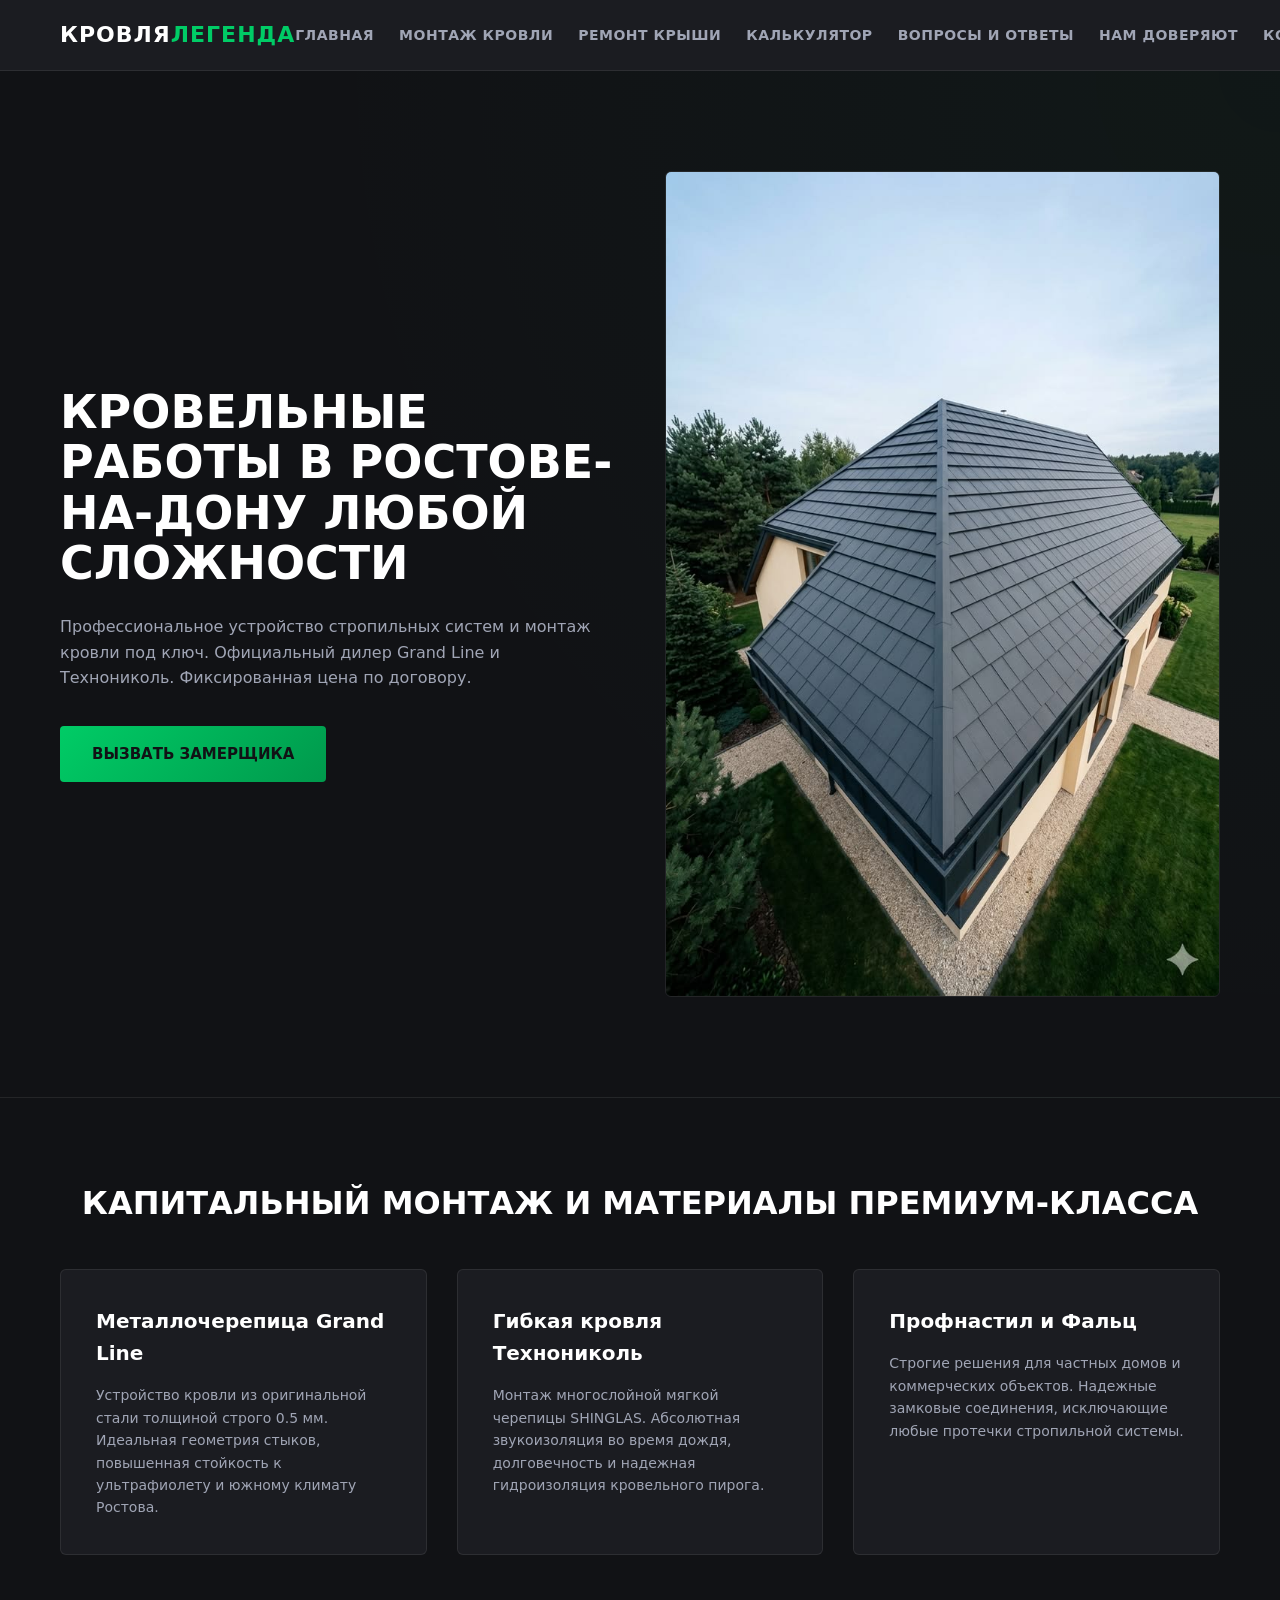
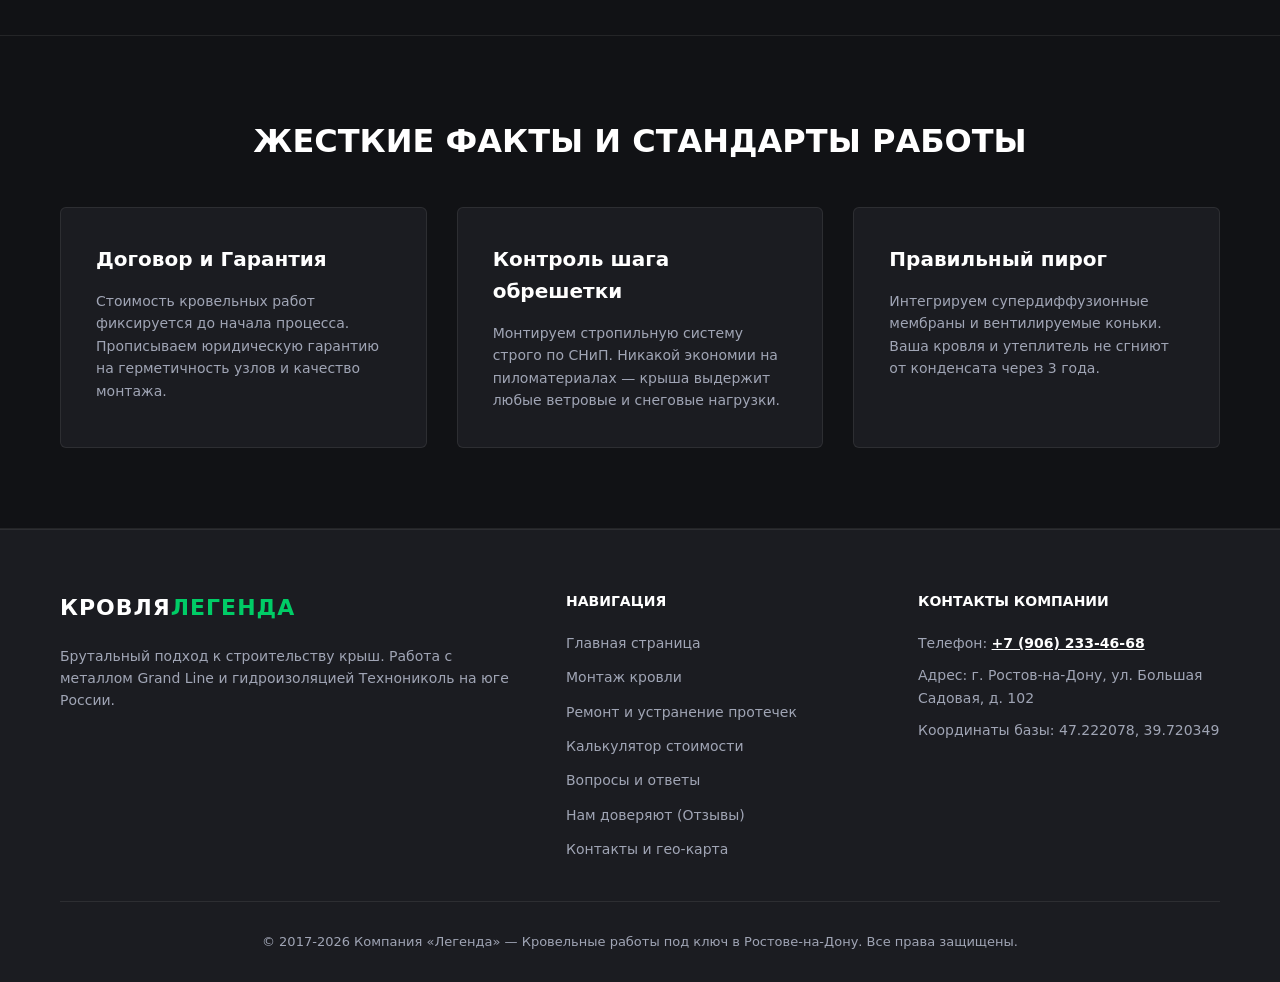
<file: index.html>
<head>
  <meta charset="UTF-8">
  <meta name="viewport" content="width=device-width, initial-scale=1.0">
  
  <!-- Заголовок страницы с полным брендом и ключевыми словами -->
  <title>Кровля Легенда Дона — Кровельные работы в Ростове-на-Дону под ключ</title>
  
  <!-- Описание страницы для сниппета в поиске -->
  <meta name="description" content="Строительная компания Кровля Легенда Дона: профессиональный монтаж и ремонт кровли в Ростове-на-Дону. Работаем с материалами Grand Line и Технониколь по договору.">
  
  <!-- Локальное GEO-SEO -->
  <meta name="geo.position" content="47.222078;39.720349">
  <meta name="geo.placename" content="Ростов-на-Дону, Россия">
  <meta name="geo.region" content="RU-ROS">

  <!-- Стили -->
  <link rel="stylesheet" href="css/style.css">

  <!-- Разметка Open Graph для красивых превью ссылок в мессенджерах -->
  <meta property="og:site_name" content="Кровля Легенда Дона">
  <meta property="og:title" content="Кровля Легенда Дона — Монтаж крыши в Ростове">

  <!-- Блок №1: Привязка имени сайта «Кровля Легенда Дона» к вашему реальному домену -->
  <script type="application/ld+json">
  {
    "@context": "https://schema.org",
    "@type": "WebSite",
    "name": "Кровля Легенда Дона",
    "alternateName": ["Легенда Дона Кровля", "Кровля Легенда"],
    "url": "https://montazh-krysha.ru/" 
  }
  </script>
  <link rel="canonical" href="https://montazh-krysha.ru" />

  <!-- Блок №2: Информация о вашей строительной компании для Яндекса и Google -->
  <script type="application/ld+json">
  {
    "@context": "https://schema.org",
    "@type": "HomeAndConstructionBusiness",
    "name": "Кровля Легенда Дона",
    "image": "img/og-image.jpg",
    "telephone": "+79062334668",
    "url": "https://montazh-krysha.ru/",
    "address": {
      "@type": "PostalAddress",
      "streetAddress": "ул. Большая Садовая, д. 102",
      "addressLocality": "Ростов-на-Дону",
      "postalCode": "344002",
      "addressCountry": "RU"
    },
    "geo": {
      "@type": "GeoCoordinates",
      "latitude": "47.222078",
      "longitude": "39.720349"
    },
    "openingHoursSpecification": {
      "@type": "OpeningHoursSpecification",
      "dayOfWeek": ["Monday", "Tuesday", "Wednesday", "Thursday", "Friday", "Saturday"],
      "opens": "08:00",
      "closes": "20:00"
    },
    "priceRange": "$$"
  }
  </script>
</head>

  </script>

  <!-- Яндекс.Вебмастер -->
  <meta name="yandex-verification" content="92f06f6547ae4dc9" />

</head>
<body>

  <header class="header">
    <div class="container header-container">
      <a href="index.html" class="logo">Кровля<span>Легенда</span></a>
      <nav class="nav">
        <ul class="nav-list">
  <li><a href="index.html" class="nav-link">Главная</a></li>
  <li><a href="montazh-krovli.html" class="nav-link">Монтаж кровли</a></li>
  <li><a href="remont-krovli.html" class="nav-link">Ремонт крыши</a></li>
  <li><a href="calculator.html" class="nav-link">Калькулятор</a></li>
  <li><a href="faq.html" class="nav-link">Вопросы и ответы</a></li>
  <li><a href="nasha-garantiya.html" class="nav-link">Нам доверяют</a></li>
  <li><a href="contacts.html" class="nav-link">Контакты</a></li>
</ul>

      </nav>
    </div>
  </header>

  <main>
    <section class="hero">
      <div class="container hero-grid">
        <article class="hero-content">
          <h1 class="hero-title">Кровельные работы в Ростове-на-Дону любой сложности</h1>
          <p class="hero-subtitle">Профессиональное устройство стропильных систем и монтаж кровли под ключ. Официальный дилер Grand Line и Технониколь. Фиксированная цена по договору.</p>
          <a href="contacts.html" class="btn-cta">Вызвать замерщика</a>
        </article>
        <div class="hero-image">
          <img src="img/hero-roof.webp" alt="Монтаж металлочерепицы Grand Line в Ростове-на-Дону" rel="nofollow">
        </div>
      </div>
    </section>

    <section class="section">
      <div class="container">
        <h2 class="section-title">Капитальный монтаж и материалы премиум-класса</h2>
        <div class="grid-3">
          <article class="card">
            <h3>Металлочерепица Grand Line</h3>
            <p>Устройство кровли из оригинальной стали толщиной строго 0.5 мм. Идеальная геометрия стыков, повышенная стойкость к ультрафиолету и южному климату Ростова.</p>
          </article>
          <article class="card">
            <h3>Гибкая кровля Технониколь</h3>
            <p>Монтаж многослойной мягкой черепицы SHINGLAS. Абсолютная звукоизоляция во время дождя, долговечность и надежная гидроизоляция кровельного пирога.</p>
          </article>
          <article class="card">
            <h3>Профнастил и Фальц</h3>
            <p>Строгие решения для частных домов и коммерческих объектов. Надежные замковые соединения, исключающие любые протечки стропильной системы.</p>
          </article>
        </div>
      </div>
    </section>

    <section class="section">
      <div class="container">
        <h2 class="section-title">Жесткие факты и стандарты работы</h2>
        <div class="grid-3">
          <article class="card">
            <h3>Договор и Гарантия</h3>
            <p>Стоимость кровельных работ фиксируется до начала процесса. Прописываем юридическую гарантию на герметичность узлов и качество монтажа.</p>
          </article>
          <article class="card">
            <h3>Контроль шага обрешетки</h3>
            <p>Монтируем стропильную систему строго по СНиП. Никакой экономии на пиломатериалах — крыша выдержит любые ветровые и снеговые нагрузки.</p>
          </article>
          <article class="card">
            <h3>Правильный пирог</h3>
            <p>Интегрируем супердиффузионные мембраны и вентилируемые коньки. Ваша кровля и утеплитель не сгниют от конденсата через 3 года.</p>
          </article>
        </div>
      </div>
    </section>
  </main>

  <footer class="footer">
    <div class="container">
      <div class="footer-grid">
        <div>
          <div class="logo" style="margin-bottom: 20px;">Кровля<span>Легенда</span></div>
          <p style="color: var(--text-muted); font-size: 14px;">Брутальный подход к строительству крыш. Работа с металлом Grand Line и гидроизоляцией Технониколь на юге России.</p>
        </div>
        <div>
          <h4 class="footer-title">Навигация</h4>
         <nav class="footer-nav">
  <a href="index.html" class="footer-link">Главная страница</a>
  <a href="montazh-krovli.html" class="footer-link">Монтаж кровли</a>
  <a href="remont-krovli.html" class="footer-link">Ремонт и устранение протечек</a>
  <a href="calculator.html" class="footer-link">Калькулятор стоимости</a>
  <a href="faq.html" class="footer-link">Вопросы и ответы</a>
  <a href="nasha-garantiya.html" class="footer-link">Нам доверяют (Отзывы)</a>
  <a href="contacts.html" class="footer-link">Контакты и гео-карта</a>
</nav>

        </div>
        <div>
          <h4 class="footer-title">Контакты компании</h4>
          <address style="font-style: normal; color: var(--text-muted); font-size: 14px; display: flex; flex-direction: column; gap: 10px;">
            <p>Телефон: <a href="tel:+79062334668" style="color: var(--text-primary); font-weight: 700;">+7 (906) 233-46-68</a></p>
            <p>Адрес: г. Ростов-на-Дону, ул. Большая Садовая, д. 102</p>
            <p>Координаты базы: 47.222078, 39.720349</p>
          </address>
        </div>
      </div>
      <div class="footer-bottom">
        <p>&copy; 2017-2026 Компания «Легенда» — Кровельные работы под ключ в Ростове-на-Дону. Все права защищены.</p>
      </div>
    </div>
  </footer>

 
<!-- Yandex.Metrika counter -->
<script type="text/javascript">
    (function(m,e,t,r,i,k,a){
        m[i]=m[i]||function(){(m[i].a=m[i].a||[]).push(arguments)};
        m[i].l=1*new Date();
        for (var j = 0; j < document.scripts.length; j++) {if (document.scripts[j].src === r) { return; }}
        k=e.createElement(t),a=e.getElementsByTagName(t)[0],k.async=1,k.src=r,a.parentNode.insertBefore(k,a)
    })(window, document,'script','https://mc.yandex.ru/metrika/tag.js?id=111194740', 'ym');

    ym(111194740, 'init', {ssr:true, webvisor:true, clickmap:true, ecommerce:"dataLayer", referrer: document.referrer, url: location.href, accurateTrackBounce:true, trackLinks:true});
</script>
<noscript><div><img src="https://mc.yandex.ru/watch/111194740" style="position:absolute; left:-9999px;" alt="" /></div></noscript>
<!-- /Yandex.Metrika counter -->

</body>
</html>
</file>
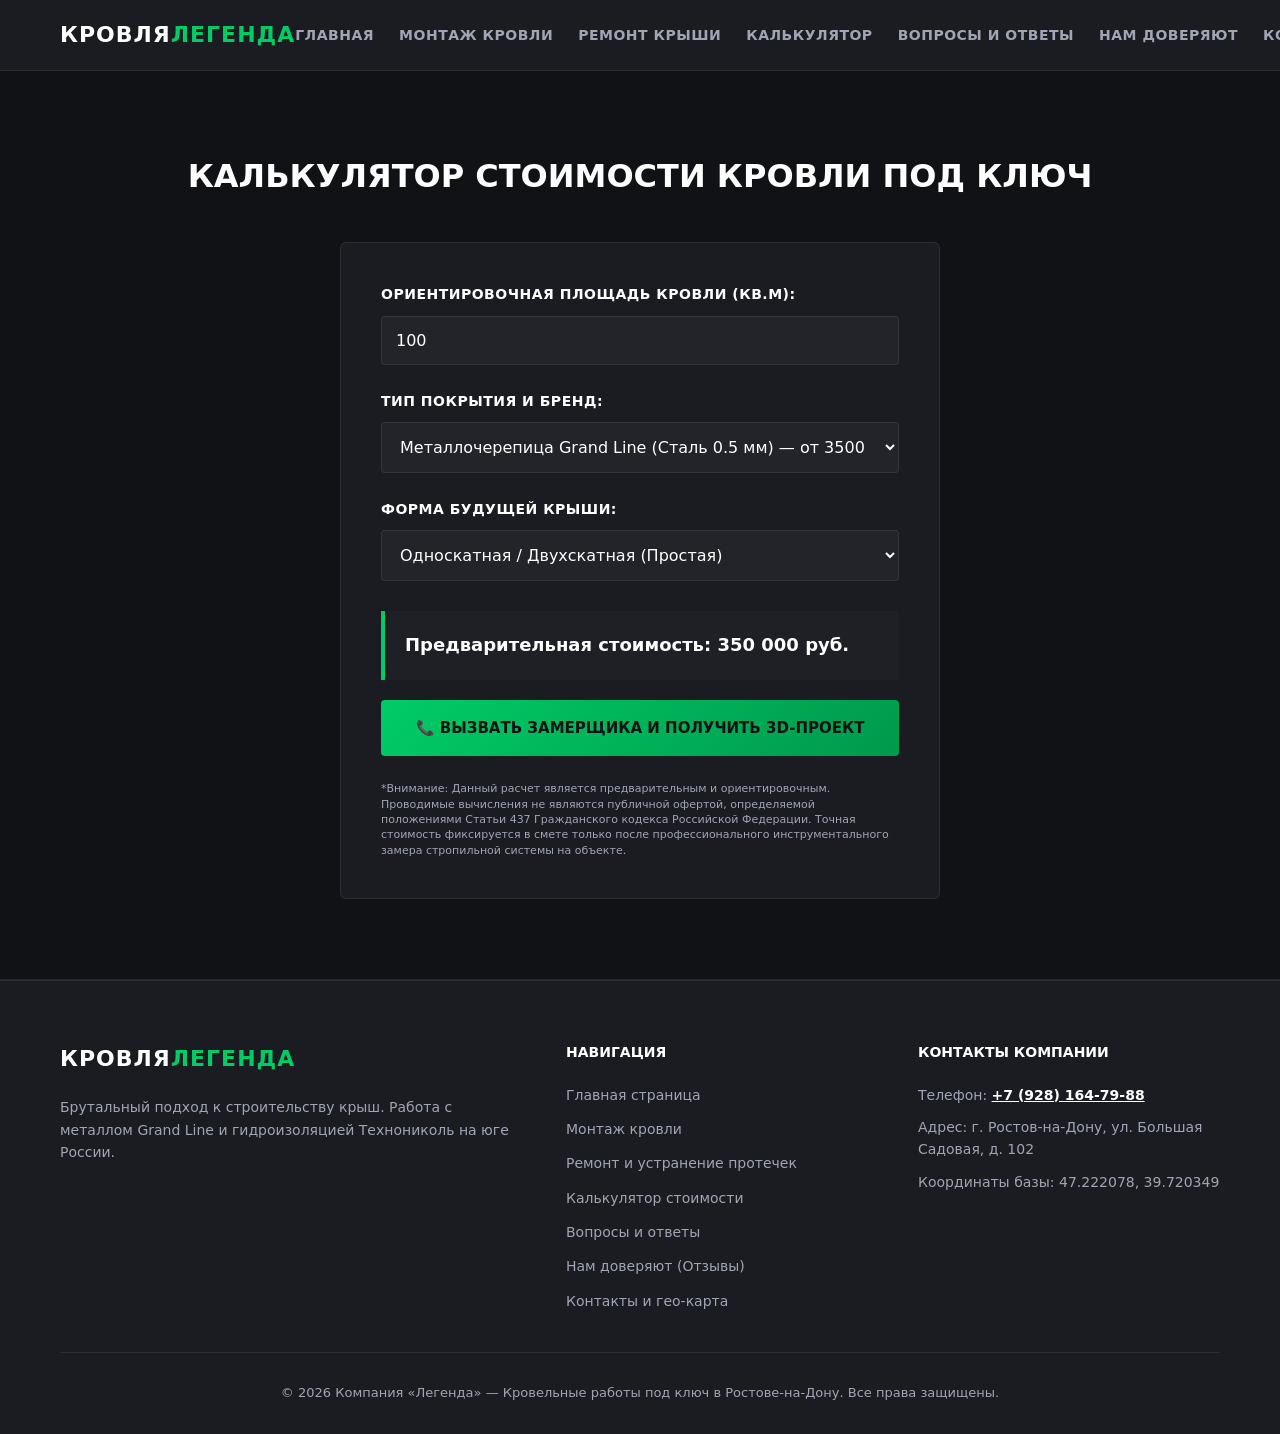
<file: calculator.html>
<!DOCTYPE html>
<html lang="ru">
<head>
  <meta charset="UTF-8">
  <meta name="viewport" content="width=device-width, initial-scale=1.0">
  <title>Онлайн-калькулятор стоимости кровли в Ростове-на-Дону</title>
  <meta name="description" content="Рассчитайте стоимость монтажа крыши онлайн. Быстрый расчет цены кровельных материалов Grand Line и Технониколь с прямым звонком мастеру.">
  
  <!-- Локальное GEO-SEO Ростова -->
  <meta name="geo.position" content="47.222078;39.720349">
  <meta name="geo.placename" content="Ростов-на-Дону, Россия">
  <meta name="geo.region" content="RU-ROS">

  <!-- Стили -->
  <link rel="stylesheet" href="css/style.css">
  <style>
    .calc-box { max-width: 600px; margin: 0 auto; background-color: var(--bg-card); border: 1px solid var(--border-color); padding: 40px; border-radius: 6px; }
    .form-group { margin-bottom: 25px; }
    .form-label { display: block; font-weight: 700; font-size: 14px; text-transform: uppercase; margin-bottom: 10px; letter-spacing: 0.5px; }
    .form-input { width: 100%; padding: 14px; background-color: var(--bg-input); border: 1px solid var(--border-color); color: var(--text-primary); border-radius: 4px; font-size: 16px; font-family: inherit; }
    .form-input:focus { outline: 1px solid var(--accent-green); }
    .calc-result { margin-top: 30px; padding: 20px; background-color: rgba(255,255,255,0.02); border-left: 4px solid var(--accent-green); font-size: 18px; font-weight: 700; }
    .legal-notice { font-size: 11px; color: var(--text-muted); line-height: 1.4; margin-top: 25px; }
    .btn-calc-submit { width: 100%; margin-top: 20px; display: block; text-decoration: none; box-sizing: border-box; }
  </style>

  <!-- Микроразметка Schema.org для ИИ и роботов -->
  <script type="application/ld+json">
  {
    "@context": "https://schema.org",
    "@type": "HomeAndConstructionBusiness",
    "name": "Кровля Легенда",
    "image": "img/og-image.jpg",
    "telephone": "+79062334668",
    "url": "https://монтаж-крыши.ру/calculator.html",
    "address": {
      "@type": "PostalAddress",
      "streetAddress": "ул. Большая Садовая, д. 102",
      "addressLocality": "Ростов-на-Дону",
      "postalCode": "344002",
      "addressCountry": "RU"
    },
    "geo": {
      "@type": "GeoCoordinates",
      "latitude": "47.222078",
      "longitude": "39.720349"
    }
  }
  </script>
  <link rel="canonical" href="https://montazh-krysha.ru/calculator.html" />

  <!-- Яндекс.Вебмастер -->
  <meta name="yandex-verification" content="СЮДА_КОД_ИЗ_ВЕБМАСТЕРА" />
</head>
<body>

  <header class="header">
    <div class="container header-container">
      <a href="index.html" class="logo">Кровля<span>Легенда</span></a>
      <nav class="nav">
        <ul class="nav-list">
  <li><a href="index.html" class="nav-link">Главная</a></li>
  <li><a href="montazh-krovli.html" class="nav-link">Монтаж кровли</a></li>
  <li><a href="remont-krovli.html" class="nav-link">Ремонт крыши</a></li>
  <li><a href="calculator.html" class="nav-link">Калькулятор</a></li>
  <li><a href="faq.html" class="nav-link">Вопросы и ответы</a></li>
  <li><a href="nasha-garantiya.html" class="nav-link">Нам доверяют</a></li>
  <li><a href="contacts.html" class="nav-link">Контакты</a></li>
</ul>

      </nav>
    </div>
  </header>

  <main>
    <section class="section">
      <div class="container">
        <h1 class="section-title">Калькулятор стоимости кровли под ключ</h1>
        <div class="calc-box">
          <div class="form-group">
            <label class="form-label" for="calc-area">Ориентировочная площадь кровли (кв.м):</label>
            <input class="form-input" type="number" id="calc-area" value="100" min="1">
          </div>
          <div class="form-group">
            <label class="form-label" for="calc-material">Тип покрытия и бренд:</label>
            <select class="form-input" id="calc-material">
              <option value="3500">Металлочерепица Grand Line (Сталь 0.5 мм) — от 3500 руб/м²</option>
              <option value="4200">Гибкая черепица Технониколь SHINGLAS — от 4200 руб/м²</option>
              <option value="2800">Профнастил оцинкованный Grand Line — от 2800 руб/м²</option>
            </select>
          </div>
          <div class="form-group">
            <label class="form-label" for="calc-type">Форма будущей крыши:</label>
            <select class="form-input" id="calc-type">
              <option value="1.0">Односкатная / Двухскатная (Простая)</option>
              <option value="1.25">Вальмовая / Четырехскатная (Средняя)</option>
              <option value="1.4">Многощипцовая / Ломаная (Сложная)</option>
            </select>
          </div>

          <div class="calc-result">
            Предварительная стоимость: <span id="total-price">350 000</span> руб.
          </div>

          <!-- МОНОЛИТНАЯ ЗЕЛЕНАЯ ССЫЛКА-КНОПКА С НАДЕЖНЫМ КЛИКОМ ДО КРАЕВ -->
          <a href="tel:+79062334668" class="btn-cta btn-calc-submit" style="display: block; text-align: center; width: 100%;">📞 Вызвать замерщика и получить 3D-проект</a>

          <p class="legal-notice">
            *Внимание: Данный расчет является предварительным и ориентировочным. Проводимые вычисления не являются публичной офертой, определяемой положениями Статьи 437 Гражданского кодекса Российской Федерации. Точная стоимость фиксируется в смете только после профессионального инструментального замера стропильной системы на объекте.
          </p>
        </div>
      </div>
    </section>
  </main>

  <footer class="footer">
    <div class="container">
      <div class="footer-grid">
        <div>
          <div class="logo" style="margin-bottom: 20px;">Кровля<span>Легенда</span></div>
          <p style="color: var(--text-muted); font-size: 14px;">Брутальный подход к строительству крыш. Работа с металлом Grand Line и гидроизоляцией Технониколь на юге России.</p>
        </div>
        <div>
          <h4 class="footer-title">Навигация</h4>
          <nav class="footer-nav">
  <a href="index.html" class="footer-link">Главная страница</a>
  <a href="montazh-krovli.html" class="footer-link">Монтаж кровли</a>
  <a href="remont-krovli.html" class="footer-link">Ремонт и устранение протечек</a>
  <a href="calculator.html" class="footer-link">Калькулятор стоимости</a>
  <a href="faq.html" class="footer-link">Вопросы и ответы</a>
  <a href="nasha-garantiya.html" class="footer-link">Нам доверяют (Отзывы)</a>
  <a href="contacts.html" class="footer-link">Контакты и гео-карта</a>
</nav>

        </div>
        <div>
          <h4 class="footer-title">Контакты компании</h4>
          <address style="font-style: normal; color: var(--text-muted); font-size: 14px; display: flex; flex-direction: column; gap: 10px;">
            <p>Телефон: <a href="tel:+79062334668" style="color: var(--text-primary); font-weight: 700;">+7 (928) 164-79-88</a></p>
            <p>Адрес: г. Ростов-на-Дону, ул. Большая Садовая, д. 102</p>
            <p>Координаты базы: 47.222078, 39.720349</p>
          </address>
        </div>
      </div>
      <div class="footer-bottom">
        <p>&copy; 2026 Компания «Легенда» — Кровельные работы под ключ в Ростове-на-Дону. Все права защищены.</p>
      </div>
    </div>
  </footer>

   <script>
    const areaInput = document.getElementById('calc-area');
    const materialSelect = document.getElementById('calc-material');
    const typeSelect = document.getElementById('calc-type');
    const totalPriceSpan = document.getElementById('total-price');

    function calculate() {
      const area = parseFloat(areaInput.value) || 0;
      const materialPrice = parseFloat(materialSelect.value);
      const typeComplexity = parseFloat(typeSelect.value);
      
      const total = Math.round(area * materialPrice * typeComplexity);
      totalPriceSpan.textContent = total.toLocaleString('ru-RU');
    }

    [areaInput, materialSelect, typeSelect].forEach(element => {
      element.addEventListener('input', calculate);
    });

    calculate();
  </script>

  
<!-- Yandex.Metrika counter -->
<script type="text/javascript">
    (function(m,e,t,r,i,k,a){
        m[i]=m[i]||function(){(m[i].a=m[i].a||[]).push(arguments)};
        m[i].l=1*new Date();
        for (var j = 0; j < document.scripts.length; j++) {if (document.scripts[j].src === r) { return; }}
        k=e.createElement(t),a=e.getElementsByTagName(t)[0],k.async=1,k.src=r,a.parentNode.insertBefore(k,a)
    })(window, document,'script','https://mc.yandex.ru/metrika/tag.js?id=111194740', 'ym');

    ym(111194740, 'init', {ssr:true, webvisor:true, clickmap:true, ecommerce:"dataLayer", referrer: document.referrer, url: location.href, accurateTrackBounce:true, trackLinks:true});
</script>
<noscript><div><img src="https://mc.yandex.ru/watch/111194740" style="position:absolute; left:-9999px;" alt="" /></div></noscript>
<!-- /Yandex.Metrika counter -->



</body>
</html>
</file>
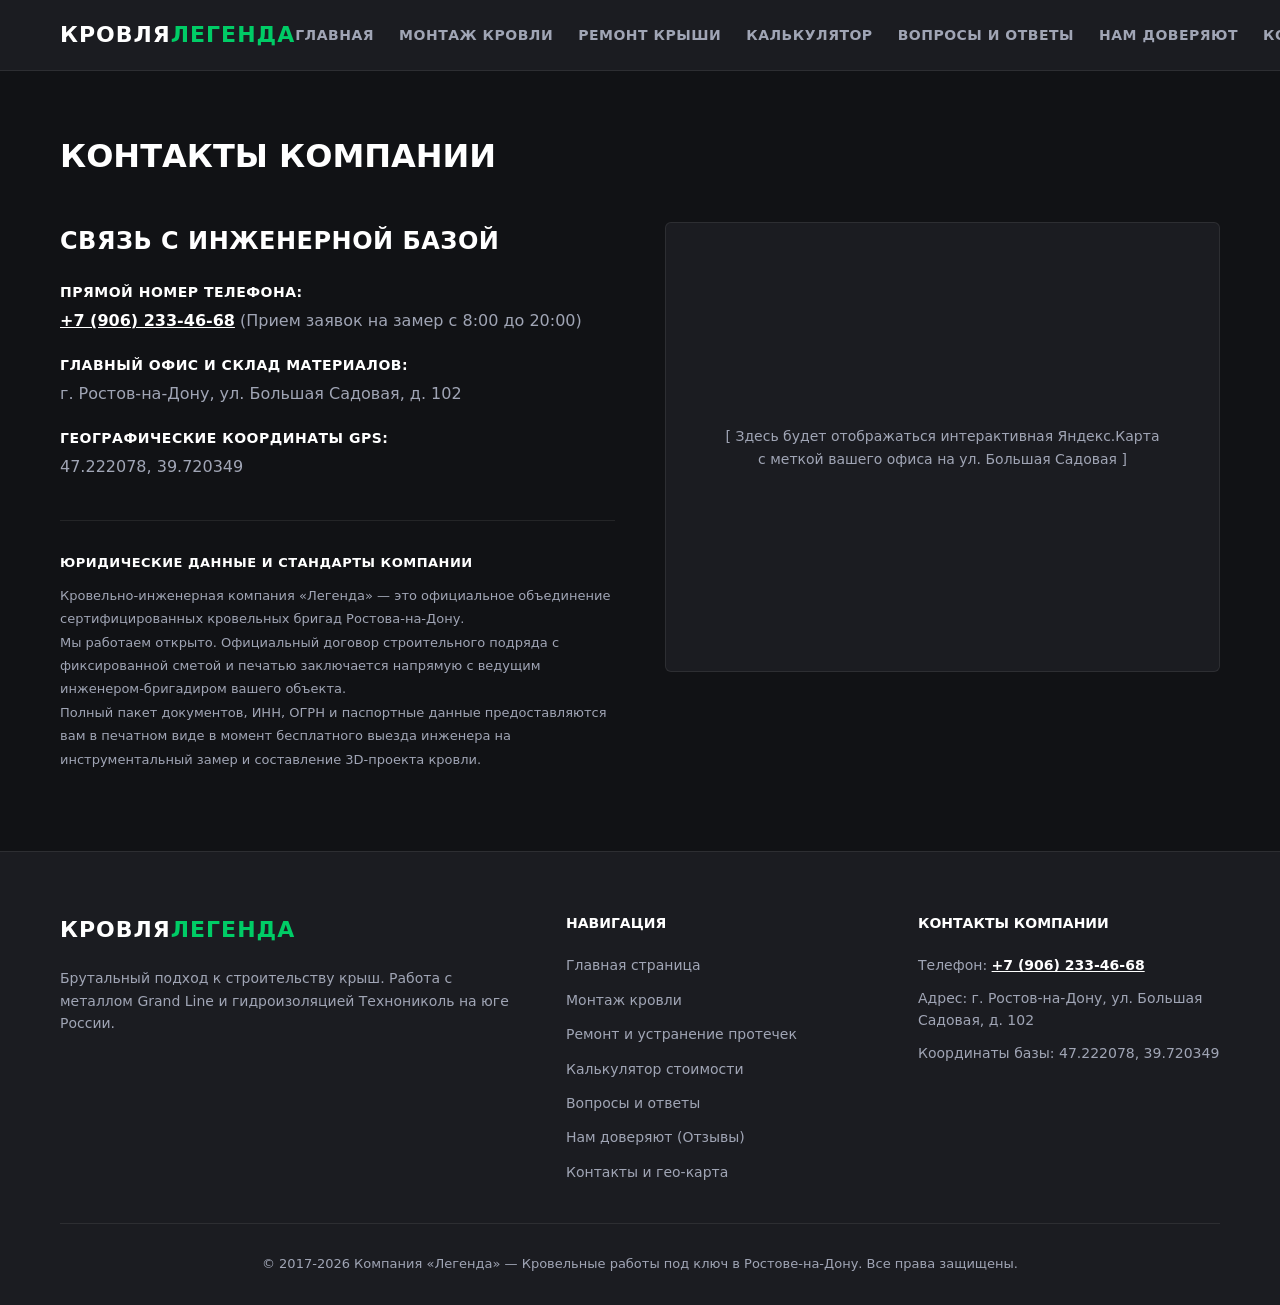
<file: contacts.html>
<!DOCTYPE html>
<html lang="ru">
<head>
  <meta charset="UTF-8">
  <meta name="viewport" content="width=device-width, initial-scale=1.0">
  <title>Контакты кровельной компании Легенда в Ростове-на-Дону</title>
  <meta name="description" content="Адрес, телефон и реквизиты компании Кровля Легенда in Ростове-на-Дону. Контакты мастеров по монтажу крыш из материалов Grand Line.">
  
  <!-- Локальное GEO-SEO -->
  <meta name="geo.position" content="47.222078;39.720349">
  <meta name="geo.placename" content="Ростов-на-Дону, Россия">
  <meta name="geo.region" content="RU-ROS">

  <!-- Стили -->
  <link rel="stylesheet" href="css/style.css">
  <style>
    .contact-grid { display: grid; grid-template-columns: 1fr 1fr; gap: 50px; margin-top: 40px; }
    .contact-info h2 { font-size: 24px; margin-bottom: 20px; text-transform: uppercase; letter-spacing: 0.5px; }
    .contact-list { list-style: none; display: flex; flex-direction: column; gap: 20px; margin-bottom: 40px; }
    .contact-item { font-size: 16px; color: var(--text-muted); }
    .contact-item strong { color: #ffffff; display: block; font-size: 14px; text-transform: uppercase; margin-bottom: 5px; letter-spacing: 0.5px; }
    .contact-item a { color: var(--text-primary); font-weight: 700; }
    .requisites-box { border-top: 1px solid var(--border-color); padding-top: 30px; font-size: 13px; color: var(--text-muted); line-height: 1.8; }
    .requisites-title { font-weight: 700; color: #ffffff; margin-bottom: 10px; text-transform: uppercase; letter-spacing: 0.5px; }
    @media (max-width: 768px) {
      .contact-grid { grid-template-columns: 1fr; gap: 30px; }
    }
  </style>

  <!-- Микроразметка Schema.org для ИИ и роботов -->
  <script type="application/ld+json">
  {
    "@context": "https://schema.org",
    "@type": "HomeAndConstructionBusiness",
    "name": "Кровля Легенда",
    "image": "img/og-image.jpg",
    "telephone": "+79062334668",
    "url": "https://монтаж-крыши.ру/contacts.html",
    "address": {
      "@type": "PostalAddress",
      "streetAddress": "ул. Большая Садовая, д. 102",
      "addressLocality": "Ростов-на-Дону",
      "postalCode": "344002",
      "addressCountry": "RU"
    },
    "geo": {
      "@type": "GeoCoordinates",
      "latitude": "47.222078",
      "longitude": "39.720349"
    }
  }
  </script>
  <link rel="canonical" href="https://montazh-krysha.ru/contacts.html" />

  <!-- Яндекс.Вебмастер -->
  <meta name="yandex-verification" content="СЮДА_КОД_ИЗ_ВЕБМАСТЕРА" />
</head>
<body>

  <header class="header">
    <div class="container header-container">
      <a href="index.html" class="logo">Кровля<span>Легенда</span></a>
      <nav class="nav">
        <ul class="nav-list">
  <li><a href="index.html" class="nav-link">Главная</a></li>
  <li><a href="montazh-krovli.html" class="nav-link">Монтаж кровли</a></li>
  <li><a href="remont-krovli.html" class="nav-link">Ремонт крыши</a></li>
  <li><a href="calculator.html" class="nav-link">Калькулятор</a></li>
  <li><a href="faq.html" class="nav-link">Вопросы и ответы</a></li>
  <li><a href="nasha-garantiya.html" class="nav-link">Нам доверяют</a></li>
  <li><a href="contacts.html" class="nav-link">Контакты</a></li>
</ul>

      </nav>
    </div>
  </header>

  <main class="container" style="padding-top: 60px; padding-bottom: 80px;">
    <h1 class="section-title" style="text-align: left; margin-bottom: 10px;">Контакты компании</h1>
    
    <div class="contact-grid">
      <!-- Блок информации и реквизитов -->
      <section class="contact-info">
        <h2>Связь с инженерной базой</h2>
        <ul class="contact-list">
          <li class="contact-item">
            <strong>Прямой номер телефона:</strong>
            <a href="tel:+79062334668">+7 (906) 233-46-68</a> (Прием заявок на замер с 8:00 до 20:00)
          </li>
          <li class="contact-item">
            <strong>Главный офис и склад материалов:</strong>
            г. Ростов-на-Дону, ул. Большая Садовая, д. 102
          </li>
          <li class="contact-item">
            <strong>Географические координаты GPS:</strong>
            47.222078, 39.720349
          </li>
        </ul>

        <!-- НАШ КРУТОЙ ПСИХОЛОГИЧЕСКИЙ ТЕКСТ УЖЕ ЗДЕСЬ -->
        <div class="requisites-box">
          <div class="requisites-title">Юридические данные и стандарты компании</div>
          <p>Кровельно-инженерная компания «Легенда» — это официальное объединение сертифицированных кровельных бригад Ростова-на-Дону.<br>
          Мы работаем открыто. Официальный договор строительного подряда с фиксированной сметой и печатью заключается напрямую с ведущим инженером-бригадиром вашего объекта.<br>
          Полный пакет документов, ИНН, ОГРН и паспортные данные предоставляются вам в печатном виде в момент бесплатного выезда инженера на инструментальный замер и составление 3D-проекта кровли.</p>
        </div>
      </section>

      <!-- БЛОК ПОД ИНТЕРАКТИВНУЮ ЯНДЕКС.КАРТУ -->
      <section class="contact-map">
        <div class="widget-container" id="yandex-map-box">
          <!-- Сюда вставляется API-код или iframe интерактивной карты из Яндекс.Бизнеса -->
          <p style="color: var(--text-muted); position: absolute; top: 50%; left: 50%; transform: translate(-50%, -50%); font-size: 14px; text-align: center; width: 80%;">
            [ Здесь будет отображаться интерактивная Яндекс.Карта с меткой вашего офиса на ул. Большая Садовая ]
          </p>
        </div>
      </section>
    </div>
  </main>

  <footer class="footer">
    <div class="container">
      <div class="footer-grid">
        <div>
          <div class="logo" style="margin-bottom: 20px;">Кровля<span>Легенда</span></div>
          <p style="color: var(--text-muted); font-size: 14px;">Брутальный подход к строительству крыш. Работа с металлом Grand Line и гидроизоляцией Технониколь на юге России.</p>
        </div>
        <div>
          <h4 class="footer-title">Навигация</h4>
          <nav class="footer-nav">
  <a href="index.html" class="footer-link">Главная страница</a>
  <a href="montazh-krovli.html" class="footer-link">Монтаж кровли</a>
  <a href="remont-krovli.html" class="footer-link">Ремонт и устранение протечек</a>
  <a href="calculator.html" class="footer-link">Калькулятор стоимости</a>
  <a href="faq.html" class="footer-link">Вопросы и ответы</a>
  <a href="nasha-garantiya.html" class="footer-link">Нам доверяют (Отзывы)</a>
  <a href="contacts.html" class="footer-link">Контакты и гео-карта</a>
</nav>

        </div>
        <div>
          <h4 class="footer-title">Контакты компании</h4>
          <address style="font-style: normal; color: var(--text-muted); font-size: 14px; display: flex; flex-direction: column; gap: 10px;">
            <p>Телефон: <a href="tel:+79062334668" style="color: var(--text-primary); font-weight: 700;">+7 (906) 233-46-68</a></p>
            <p>Адрес: г. Ростов-на-Дону, ул. Большая Садовая, д. 102</p>
            <p>Координаты базы: 47.222078, 39.720349</p>
          </address>
        </div>
      </div>
      <div class="footer-bottom">
        <p>&copy; 2017-2026 Компания «Легенда» — Кровельные работы под ключ в Ростове-на-Дону. Все права защищены.</p>
      </div>
    </div>
  </footer>


<!-- Yandex.Metrika counter -->
<script type="text/javascript">
    (function(m,e,t,r,i,k,a){
        m[i]=m[i]||function(){(m[i].a=m[i].a||[]).push(arguments)};
        m[i].l=1*new Date();
        for (var j = 0; j < document.scripts.length; j++) {if (document.scripts[j].src === r) { return; }}
        k=e.createElement(t),a=e.getElementsByTagName(t)[0],k.async=1,k.src=r,a.parentNode.insertBefore(k,a)
    })(window, document,'script','https://mc.yandex.ru/metrika/tag.js?id=111194740', 'ym');

    ym(111194740, 'init', {ssr:true, webvisor:true, clickmap:true, ecommerce:"dataLayer", referrer: document.referrer, url: location.href, accurateTrackBounce:true, trackLinks:true});
</script>
<noscript><div><img src="https://mc.yandex.ru/watch/111194740" style="position:absolute; left:-9999px;" alt="" /></div></noscript>
<!-- /Yandex.Metrika counter -->



</body>
</html>
</file>
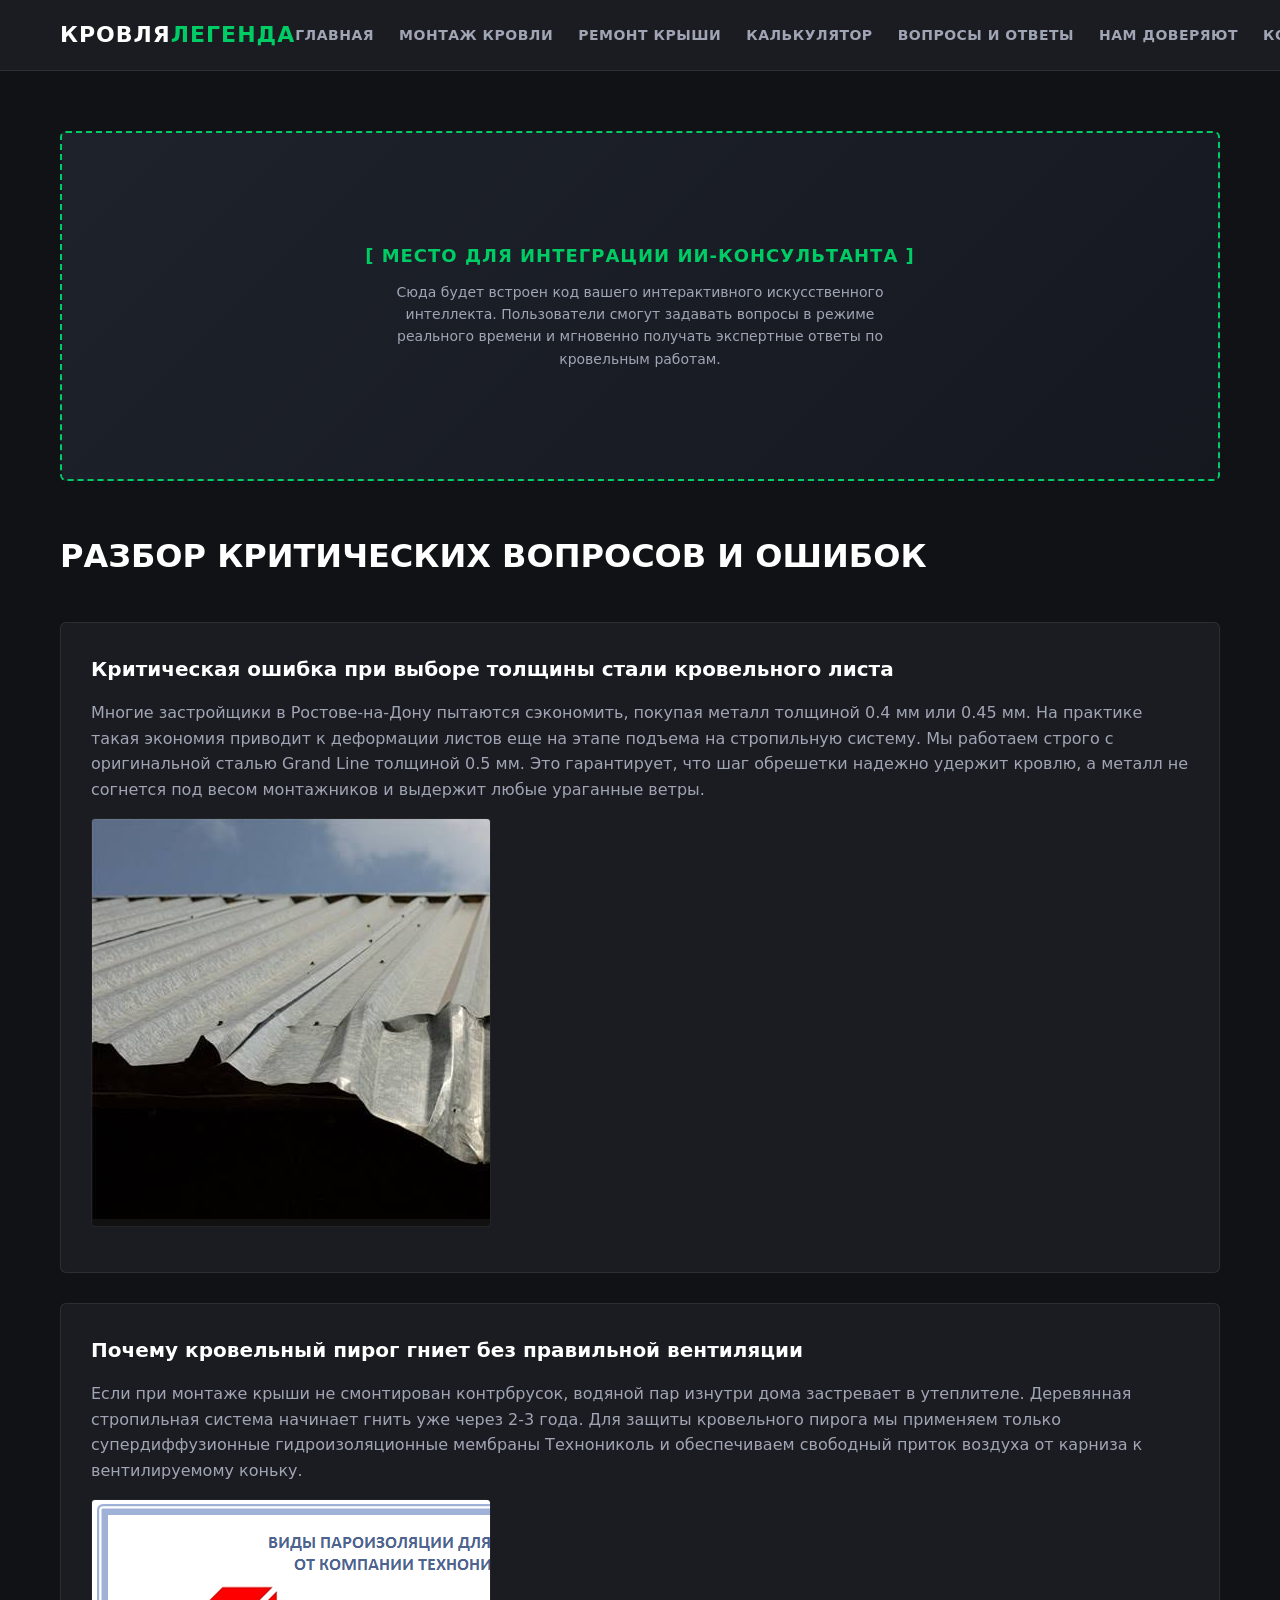
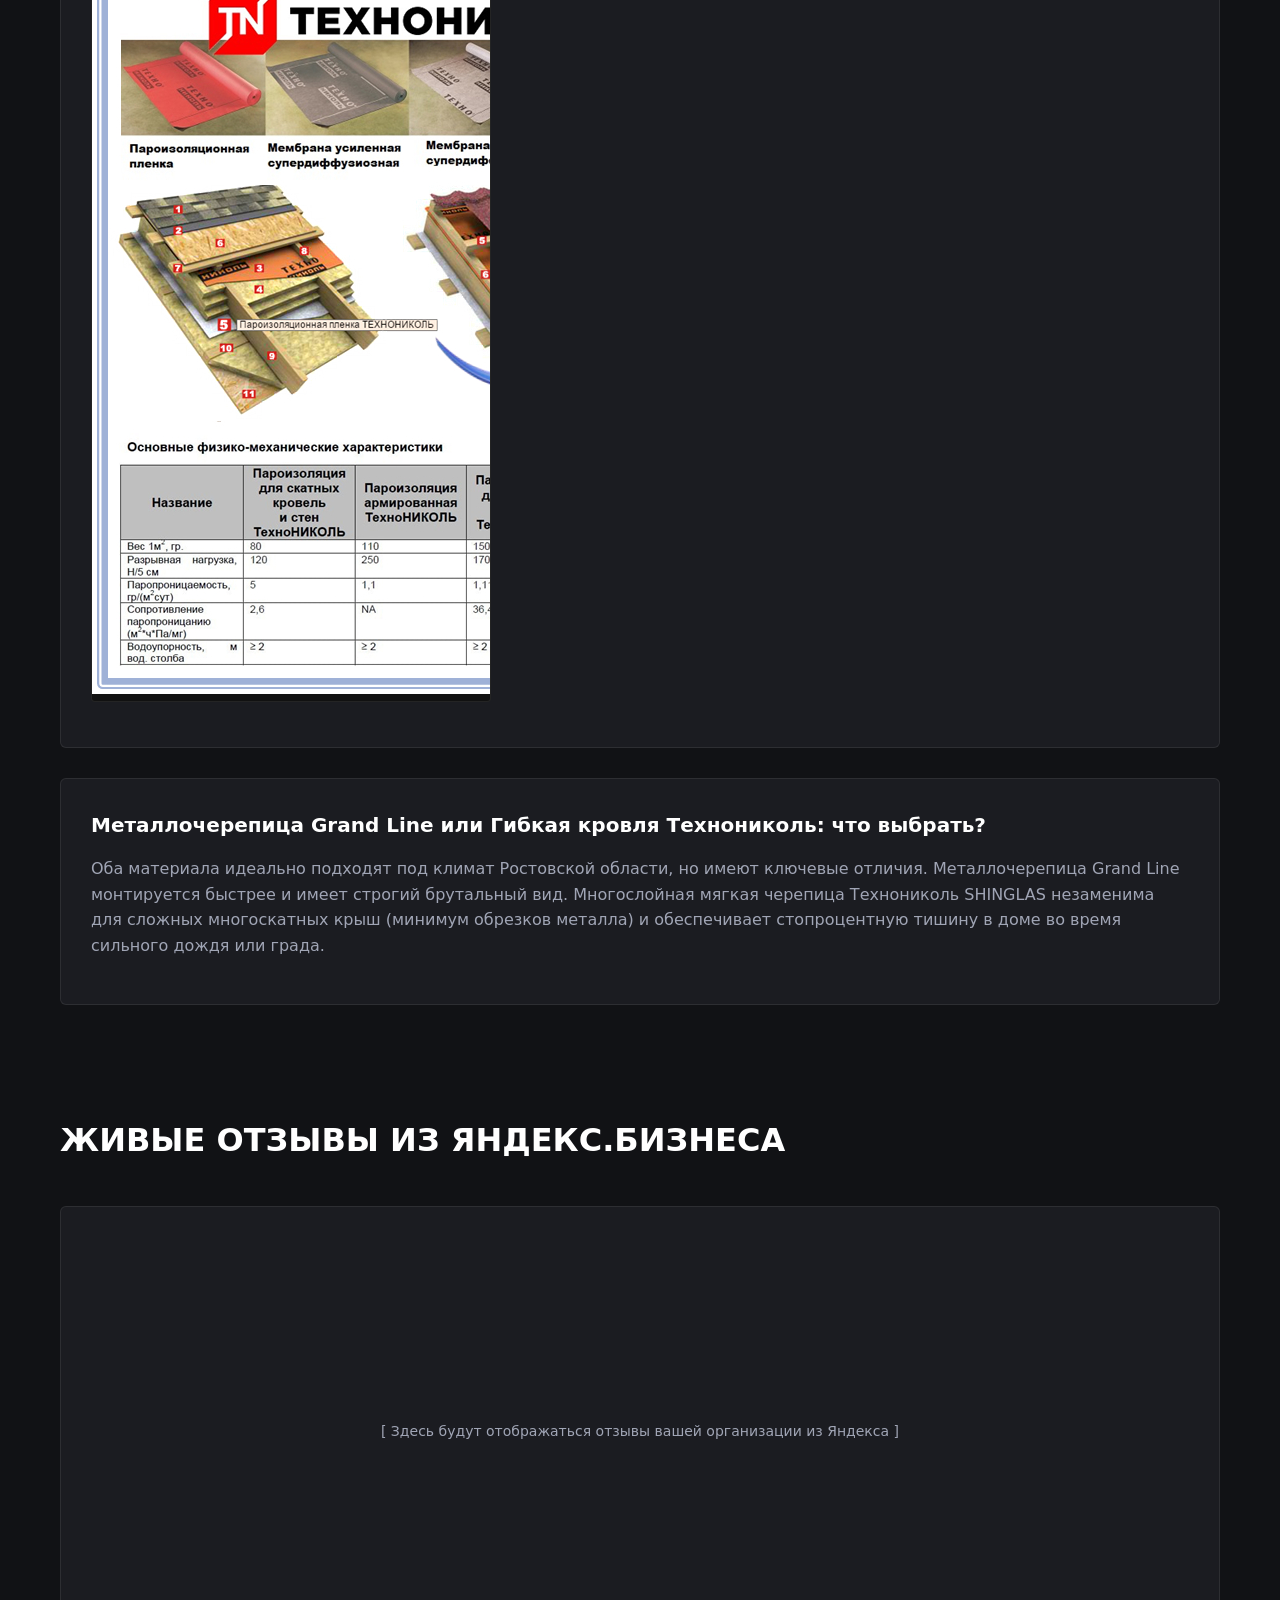
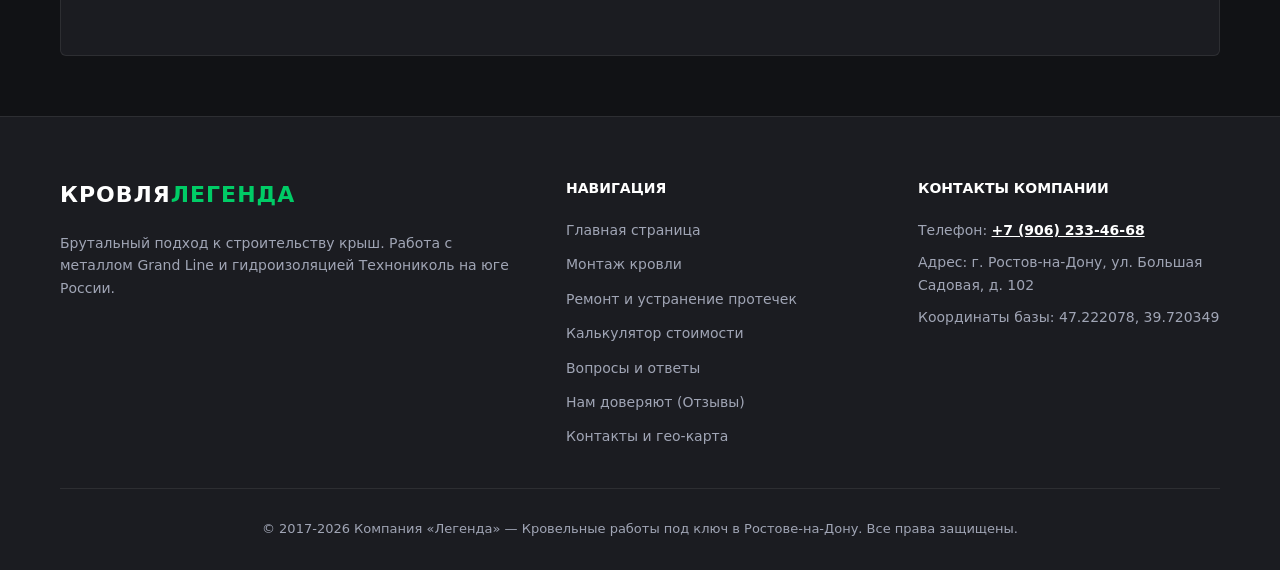
<file: faq.html>
<!DOCTYPE html>
<html lang="ru">
<head>
  <meta charset="UTF-8">
  <meta name="viewport" content="width=device-width, initial-scale=1.0">
  <title>Вопросы и ответы о кровле | База знаний Кровля Легенда Ростов</title>
  <meta name="description" content="Разбор критических ошибок монтажа крыши, сравнение материалов Grand Line и Технониколь. Задайте вопрос нашему ИИ-консультанту онлайн.">
  
  <!-- Локальное GEO-SEO -->
  <meta name="geo.position" content="47.222078;39.720349">
  <meta name="geo.placename" content="Ростов-на-Дону, Россия">
  <meta name="geo.region" content="RU-ROS">

  <!-- Стили -->
  <link rel="stylesheet" href="css/style.css">
  <style>
    .faq-article { background-color: var(--bg-card); border: 1px solid var(--border-color); border-radius: 6px; padding: 30px; margin-bottom: 30px; }
    .faq-article h3 { font-size: 20px; margin-bottom: 15px; color: #ffffff; }
    .faq-article p { color: var(--text-muted); margin-bottom: 15px; }
    .faq-img-box { max-width: 400px; margin: 15px 0; border: 1px solid var(--border-color); border-radius: 4px; overflow: hidden; background: #111; }
    .ai-widget-placeholder { background: linear-gradient(135deg, #1e222b 0%, #15181f 100%); border: 2px dashed var(--accent-green); height: 350px; display: flex; flex-direction: column; align-items: center; justify-content: center; text-align: center; padding: 20px; border-radius: 6px; margin-bottom: 50px; }
    .ai-widget-placeholder h3 { color: var(--accent-green); text-transform: uppercase; letter-spacing: 1px; margin-bottom: 10px; font-size: 18px; }
    .ai-widget-placeholder p { color: var(--text-muted); font-size: 14px; max-width: 500px; }
  </style>

  <!-- Микроразметка FAQPage для ИИ-поисковиков (YandexGPT, Gemini) -->
  <script type="application/ld+json">
  {
    "@context": "https://schema.org",
    "@type": "FAQPage",
    "mainEntity": [{
      "@type": "Question",
      "name": "Какую толщину стали выбрать для металлочерепицы в Ростове?",
      "acceptedAnswer": {
        "@type": "Answer",
        "text": "Для капитального строительства жилого дома необходима толщина стали строго 0.5 мм, например, от завода Grand Line. Тонкий металл деформируется при монтаже и прогибается под снеговыми нагрузками."
      }
    },{
      "@type": "Question",
      "name": "Почему гниет кровельный пирог и стропильная система?",
      "acceptedAnswer": {
        "@type": "Answer",
        "text": "Основная причина — отсутствие вентиляционного зазора, контробрешетки или использование дешевых пленок вместо супердиффузионных мембран Технониколь. Конденсат скапливается в утеплителе, вызывая появление грибка."
      }
    }]
  }
  </script>
  <link rel="canonical" href="https://montazh-krysha.ru/faq.html" />

  <!-- Яндекс.Вебмастер -->
  <meta name="yandex-verification" content="СЮДА_КОД_ИЗ_ВЕБМАСТЕРА" />
</head>
<body>

  <header class="header">
    <div class="container header-container">
      <a href="index.html" class="logo">Кровля<span>Легенда</span></a>
      <nav class="nav">
        <ul class="nav-list">
  <li><a href="index.html" class="nav-link">Главная</a></li>
  <li><a href="montazh-krovli.html" class="nav-link">Монтаж кровли</a></li>
  <li><a href="remont-krovli.html" class="nav-link">Ремонт крыши</a></li>
  <li><a href="calculator.html" class="nav-link">Калькулятор</a></li>
  <li><a href="faq.html" class="nav-link">Вопросы и ответы</a></li>
  <li><a href="nasha-garantiya.html" class="nav-link">Нам доверяют</a></li>
  <li><a href="contacts.html" class="nav-link">Контакты</a></li>
</ul>

      </nav>
    </div>
  </header>

  <main class="container" style="padding-top: 60px; padding-bottom: 60px;">
    
    <!-- ЗАБЕНЕРИРОВАННОЕ МЕСТО ПОД ВАШ ИСКУССТВЕННЫЙ ИНТЕЛЛЕКТ -->
    <section class="ai-widget-placeholder">
      <h3>[ Место для интеграции ИИ-консультанта ]</h3>
      <p>Сюда будет встроен код вашего интерактивного искусственного интеллекта. Пользователи смогут задавать вопросы в режиме реального времени и мгновенно получать экспертные ответы по кровельным работам.</p>
    </section>

    <section class="section-content">
      <h1 class="section-title" style="text-align: left;">Разбор критических вопросов и ошибок</h1>
      
      <!-- Статья 1 -->
      <article class="faq-article">
        <h3>Критическая ошибка при выборе толщины стали кровельного листа</h3>
        <p>Многие застройщики в Ростове-на-Дону пытаются сэкономить, покупая металл толщиной 0.4 мм или 0.45 мм. На практике такая экономия приводит к деформации листов еще на этапе подъема на стропильную систему. Мы работаем строго с оригинальной сталью Grand Line толщиной 0.5 мм. Это гарантирует, что шаг обрешетки надежно удержит кровлю, а металл не согнется под весом монтажников и выдержит любые ураганные ветры.</p>
        <div class="faq-img-box">
          <!-- Фото защищено от индексации в поиске картинок через rel="nofollow" -->
          <img src="img/error-thickness.webp" alt="Разница толщины кровельной стали" rel="nofollow" loading="lazy">
        </div>
      </article>

      <!-- Статья 2 -->
      <article class="faq-article">
        <h3>Почему кровельный пирог гниет без правильной вентиляции</h3>
        <p>Если при монтаже крыши не смонтирован контрбрусок, водяной пар изнутри дома застревает в утеплителе. Деревянная стропильная система начинает гнить уже через 2-3 года. Для защиты кровельного пирога мы применяем только супердиффузионные гидроизоляционные мембраны Технониколь и обеспечиваем свободный приток воздуха от карниза к вентилируемому коньку.</p>
        <div class="faq-img-box">
          <!-- Фото защищено от индексации в поиске картинок через rel="nofollow" -->
          <img src="img/error-ventilation.webp" alt="Правильный кровельный пирог Технониколь" rel="nofollow" loading="lazy">
        </div>
      </article>

      <!-- Статья 3 -->
      <article class="faq-article">
        <h3>Металлочерепица Grand Line или Гибкая кровля Технониколь: что выбрать?</h3>
        <p>Оба материала идеально подходят под климат Ростовской области, но имеют ключевые отличия. Металлочерепица Grand Line монтируется быстрее и имеет строгий брутальный вид. Многослойная мягкая черепица Технониколь SHINGLAS незаменима для сложных многоскатных крыш (минимум обрезков металла) и обеспечивает стопроцентную тишину в доме во время сильного дождя или града.</p>
      </article>
    </section>

    <!-- КОНТЕЙНЕР ПОД ЖИВЫЕ ОТЗЫВЫ ИЗ ЯНДЕКС.БИЗНЕСА -->
    <section class="section" style="border: none; padding-bottom: 0;">
      <h2 class="section-title" style="text-align: left;">Живые отзывы из Яндекс.Бизнеса</h2>
      <div class="widget-container" id="yandex-reviews-box">
        <!-- Сюда вставляется iframe или скрипт виджета отзывов из личного кабинета Яндекса -->
        <p style="color: var(--text-muted); position: absolute; top: 50%; left: 50%; transform: translate(-50%, -50%); font-size: 14px; text-align: center; width: 80%;">
          [ Здесь будут отображаться отзывы вашей организации из Яндекса ]
        </p>
      </div>
    </section>

  </main>

  <footer class="footer">
    <div class="container">
      <div class="footer-grid">
        <div>
          <div class="logo" style="margin-bottom: 20px;">Кровля<span>Легенда</span></div>
          <p style="color: var(--text-muted); font-size: 14px;">Брутальный подход к строительству крыш. Работа с металлом Grand Line и гидроизоляцией Технониколь на юге России.</p>
        </div>
        <div>
          <h4 class="footer-title">Навигация</h4>
          <nav class="footer-nav">
  <a href="index.html" class="footer-link">Главная страница</a>
  <a href="montazh-krovli.html" class="footer-link">Монтаж кровли</a>
  <a href="remont-krovli.html" class="footer-link">Ремонт и устранение протечек</a>
  <a href="calculator.html" class="footer-link">Калькулятор стоимости</a>
  <a href="faq.html" class="footer-link">Вопросы и ответы</a>
  <a href="nasha-garantiya.html" class="footer-link">Нам доверяют (Отзывы)</a>
  <a href="contacts.html" class="footer-link">Контакты и гео-карта</a>
</nav>

        </div>
        <div>
          <h4 class="footer-title">Контакты компании</h4>
          <address style="font-style: normal; color: var(--text-muted); font-size: 14px; display: flex; flex-direction: column; gap: 10px;">
            <p>Телефон: <a href="tel:+79062334668" style="color: var(--text-primary); font-weight: 700;">+7 (906) 233-46-68</a></p>
            <p>Адрес: г. Ростов-на-Дону, ул. Большая Садовая, д. 102</p>
            <p>Координаты базы: 47.222078, 39.720349</p>
          </address>
        </div>
      </div>
      <div class="footer-bottom">
        <p>&copy; 2017-2026 Компания «Легенда» — Кровельные работы под ключ в Ростове-на-Дону. Все права защищены.</p>
      </div>
    </div>
  </footer>


<!-- Yandex.Metrika counter -->
<script type="text/javascript">
    (function(m,e,t,r,i,k,a){
        m[i]=m[i]||function(){(m[i].a=m[i].a||[]).push(arguments)};
        m[i].l=1*new Date();
        for (var j = 0; j < document.scripts.length; j++) {if (document.scripts[j].src === r) { return; }}
        k=e.createElement(t),a=e.getElementsByTagName(t)[0],k.async=1,k.src=r,a.parentNode.insertBefore(k,a)
    })(window, document,'script','https://mc.yandex.ru/metrika/tag.js?id=111194740', 'ym');

    ym(111194740, 'init', {ssr:true, webvisor:true, clickmap:true, ecommerce:"dataLayer", referrer: document.referrer, url: location.href, accurateTrackBounce:true, trackLinks:true});
</script>
<noscript><div><img src="https://mc.yandex.ru/watch/111194740" style="position:absolute; left:-9999px;" alt="" /></div></noscript>
<!-- /Yandex.Metrika counter -->

</body>
</html>
</file>
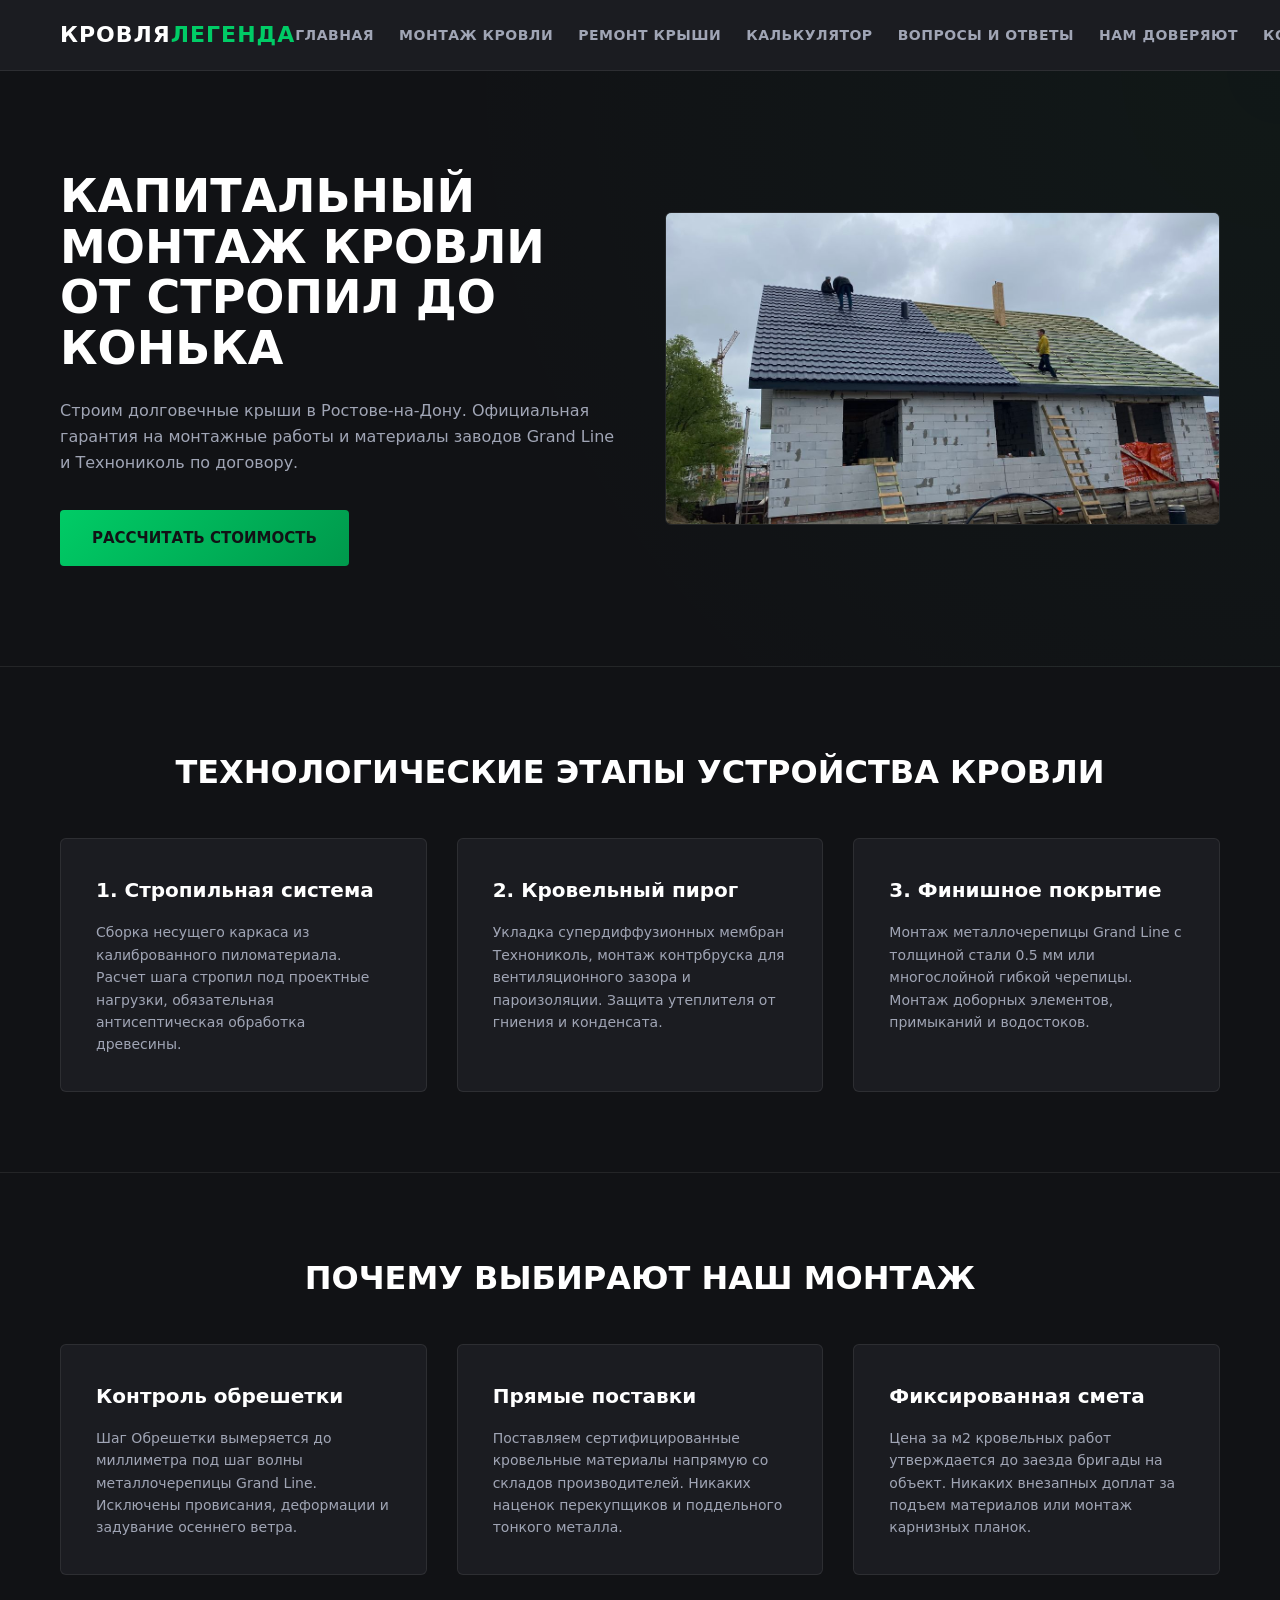
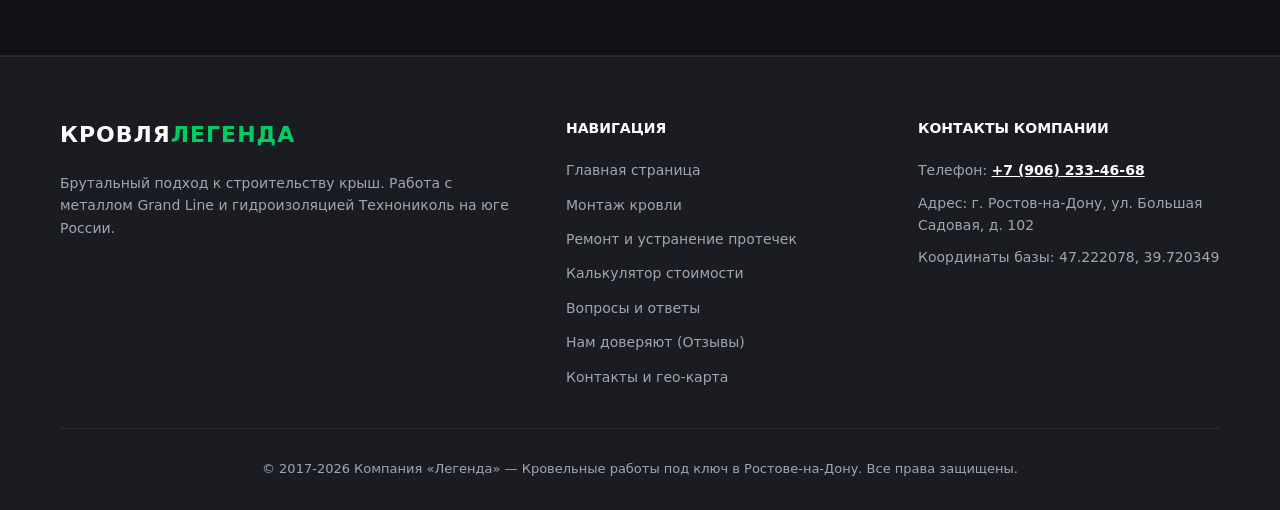
<file: montazh-krovli.html>
<!DOCTYPE html>
<html lang="ru">
<head>
  <meta charset="UTF-8">
  <meta name="viewport" content="width=device-width, initial-scale=1.0">
  <title>Монтаж кровли под ключ в Ростове-на-Дону | Цены на устройство крыши</title>
  <meta name="description" content="Профессиональный монтаж кровли с нуля в Ростове-на-Дону. Стропильные системы, утепление и финишное покрытие металлочерепицей Grand Line и Технониколь.">
  
  <!-- Локальное GEO-SEO -->
  <meta name="geo.position" content="47.222078;39.720349">
  <meta name="geo.placename" content="Ростов-на-Дону, Россия">
  <meta name="geo.region" content="RU-ROS">

  <!-- Стили -->
  <link rel="stylesheet" href="css/style.css">

  <!-- Микроразметка Schema.org для ИИ и роботов -->
  <script type="application/ld+json">
  {
    "@context": "https://schema.org",
    "@type": "HomeAndConstructionBusiness",
    "name": "Кровля Легенда",
    "image": "img/og-image.jpg",
    "telephone": "+79062334668",
    "url": "https://монтаж-крыши.ру/montazh-krovli.html",
    "address": {
      "@type": "PostalAddress",
      "streetAddress": "ул. Большая Садовая, д. 102",
      "addressLocality": "Ростов-на-Дону",
      "postalCode": "344002",
      "addressCountry": "RU"
    },
    "geo": {
      "@type": "GeoCoordinates",
      "latitude": "47.222078",
      "longitude": "39.720349"
    }
  }
  </script>
  <link rel="canonical" href="https://montazh-krysha.ru/montazh-krovli.html" />

  <!-- Яндекс.Вебмастер -->
  <meta name="yandex-verification" content="СЮДА_КОД_ИЗ_ВЕБМАСТЕРА" />
</head>
<body>

  <header class="header">
    <div class="container header-container">
      <a href="index.html" class="logo">Кровля<span>Легенда</span></a>
      <nav class="nav">
        <ul class="nav-list">
  <li><a href="index.html" class="nav-link">Главная</a></li>
  <li><a href="montazh-krovli.html" class="nav-link">Монтаж кровли</a></li>
  <li><a href="remont-krovli.html" class="nav-link">Ремонт крыши</a></li>
  <li><a href="calculator.html" class="nav-link">Калькулятор</a></li>
  <li><a href="faq.html" class="nav-link">Вопросы и ответы</a></li>
  <li><a href="nasha-garantiya.html" class="nav-link">Нам доверяют</a></li>
  <li><a href="contacts.html" class="nav-link">Контакты</a></li>
</ul>

      </nav>
    </div>
  </header>

  <main>
    <section class="hero">
      <div class="container hero-grid">
        <article class="hero-content">
          <h1 class="hero-title">Капитальный монтаж кровли от стропил до конька</h1>
          <p class="hero-subtitle">Строим долговечные крыши в Ростове-на-Дону. Официальная гарантия на монтажные работы и материалы заводов Grand Line и Технониколь по договору.</p>
          <!-- Финальный рабочий вариант для страницы монтажа -->
<a href="calculator.html" class="btn-cta">Рассчитать стоимость</a>

        </article>
        <div class="hero-image">
          <img src="img/montazh-roof.webp" alt="Устройство кровельного пирога Grand Line" rel="nofollow">
        </div>
      </div>
    </section>

    <section class="section">
      <div class="container">
        <h2 class="section-title">Технологические этапы устройства кровли</h2>
        <div class="grid-3">
          <article class="card">
            <h3>1. Стропильная система</h3>
            <p>Сборка несущего каркаса из калиброванного пиломатериала. Расчет шага стропил под проектные нагрузки, обязательная антисептическая обработка древесины.</p>
          </article>
          <article class="card">
            <h3>2. Кровельный пирог</h3>
            <p>Укладка супердиффузионных мембран Технониколь, монтаж контрбруска для вентиляционного зазора и пароизоляции. Защита утеплителя от гниения и конденсата.</p>
          </article>
          <article class="card">
            <h3>3. Финишное покрытие</h3>
            <p>Монтаж металлочерепицы Grand Line с толщиной стали 0.5 мм или многослойной гибкой черепицы. Монтаж доборных элементов, примыканий и водостоков.</p>
          </article>
        </div>
      </div>
    </section>

    <section class="section">
      <div class="container">
        <h2 class="section-title">Почему выбирают наш монтаж</h2>
        <div class="grid-3">
          <article class="card">
            <h3>Контроль обрешетки</h3>
            <p>Шаг Обрешетки вымеряется до миллиметра под шаг волны металлочерепицы Grand Line. Исключены провисания, деформации и задувание осеннего ветра.</p>
          </article>
          <article class="card">
            <h3>Прямые поставки</h3>
            <p>Поставляем сертифицированные кровельные материалы напрямую со складов производителей. Никаких наценок перекупщиков и поддельного тонкого металла.</p>
          </article>
          <article class="card">
            <h3>Фиксированная смета</h3>
            <p>Цена за м2 кровельных работ утверждается до заезда бригады на объект. Никаких внезапных доплат за подъем материалов или монтаж карнизных планок.</p>
          </article>
        </div>
      </div>
    </section>
  </main>

  <footer class="footer">
    <div class="container">
      <div class="footer-grid">
        <div>
          <div class="logo" style="margin-bottom: 20px;">Кровля<span>Легенда</span></div>
          <p style="color: var(--text-muted); font-size: 14px;">Брутальный подход к строительству крыш. Работа с металлом Grand Line и гидроизоляцией Технониколь на юге России.</p>
        </div>
        <div>
          <h4 class="footer-title">Навигация</h4>
          <nav class="footer-nav">
  <a href="index.html" class="footer-link">Главная страница</a>
  <a href="montazh-krovli.html" class="footer-link">Монтаж кровли</a>
  <a href="remont-krovli.html" class="footer-link">Ремонт и устранение протечек</a>
  <a href="calculator.html" class="footer-link">Калькулятор стоимости</a>
  <a href="faq.html" class="footer-link">Вопросы и ответы</a>
  <a href="nasha-garantiya.html" class="footer-link">Нам доверяют (Отзывы)</a>
  <a href="contacts.html" class="footer-link">Контакты и гео-карта</a>
</nav>

        </div>
        <div>
          <h4 class="footer-title">Контакты компании</h4>
          <address style="font-style: normal; color: var(--text-muted); font-size: 14px; display: flex; flex-direction: column; gap: 10px;">
            <p>Телефон: <a href="tel:+79062334668" style="color: var(--text-primary); font-weight: 700;">+7 (906) 233-46-68</a></p>
            <p>Адрес: г. Ростов-на-Дону, ул. Большая Садовая, д. 102</p>
            <p>Координаты базы: 47.222078, 39.720349</p>
          </address>
        </div>
      </div>
      <div class="footer-bottom">
        <p>&copy; 2017-2026 Компания «Легенда» — Кровельные работы под ключ в Ростове-на-Дону. Все права защищены.</p>
      </div>
    </div>
  </footer>

    
<!-- Yandex.Metrika counter -->
<script type="text/javascript">
    (function(m,e,t,r,i,k,a){
        m[i]=m[i]||function(){(m[i].a=m[i].a||[]).push(arguments)};
        m[i].l=1*new Date();
        for (var j = 0; j < document.scripts.length; j++) {if (document.scripts[j].src === r) { return; }}
        k=e.createElement(t),a=e.getElementsByTagName(t)[0],k.async=1,k.src=r,a.parentNode.insertBefore(k,a)
    })(window, document,'script','https://mc.yandex.ru/metrika/tag.js?id=111194740', 'ym');

    ym(111194740, 'init', {ssr:true, webvisor:true, clickmap:true, ecommerce:"dataLayer", referrer: document.referrer, url: location.href, accurateTrackBounce:true, trackLinks:true});
</script>
<noscript><div><img src="https://mc.yandex.ru/watch/111194740" style="position:absolute; left:-9999px;" alt="" /></div></noscript>
<!-- /Yandex.Metrika counter -->



</body>
</html>
</file>
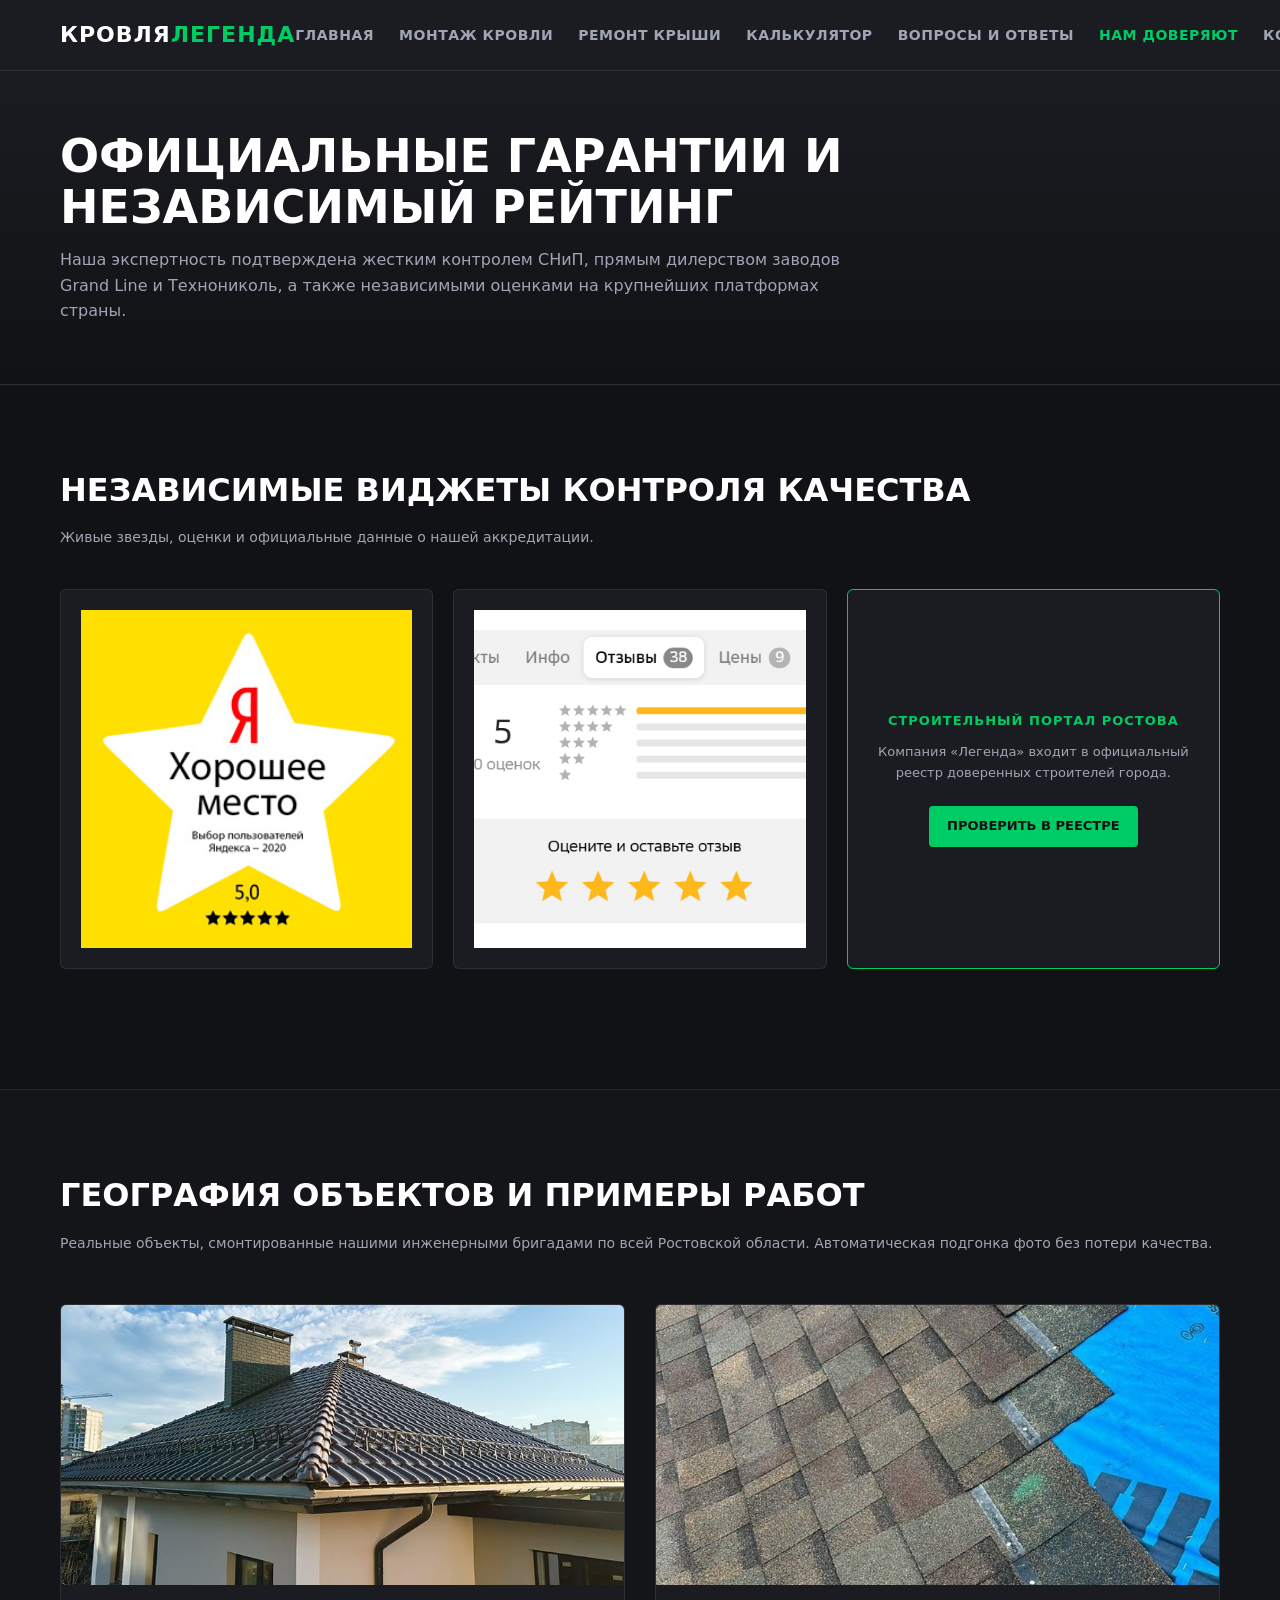
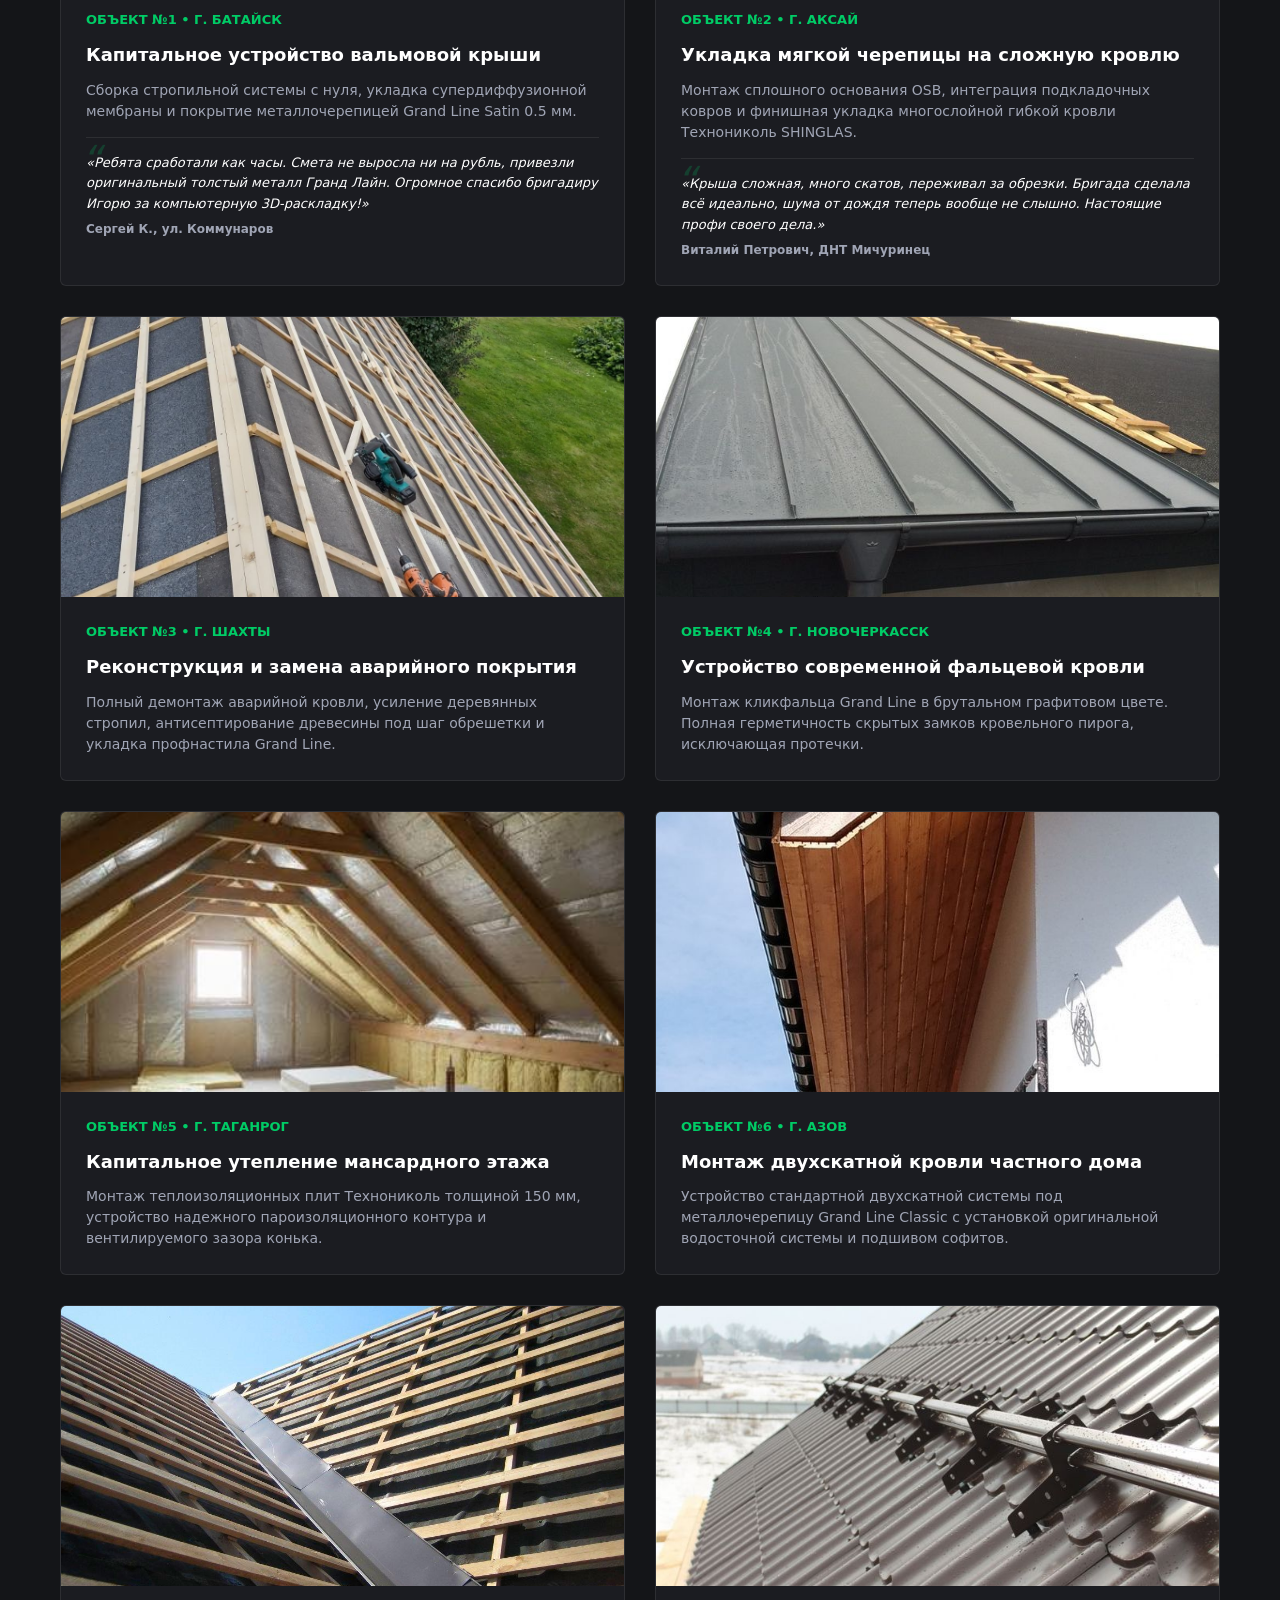
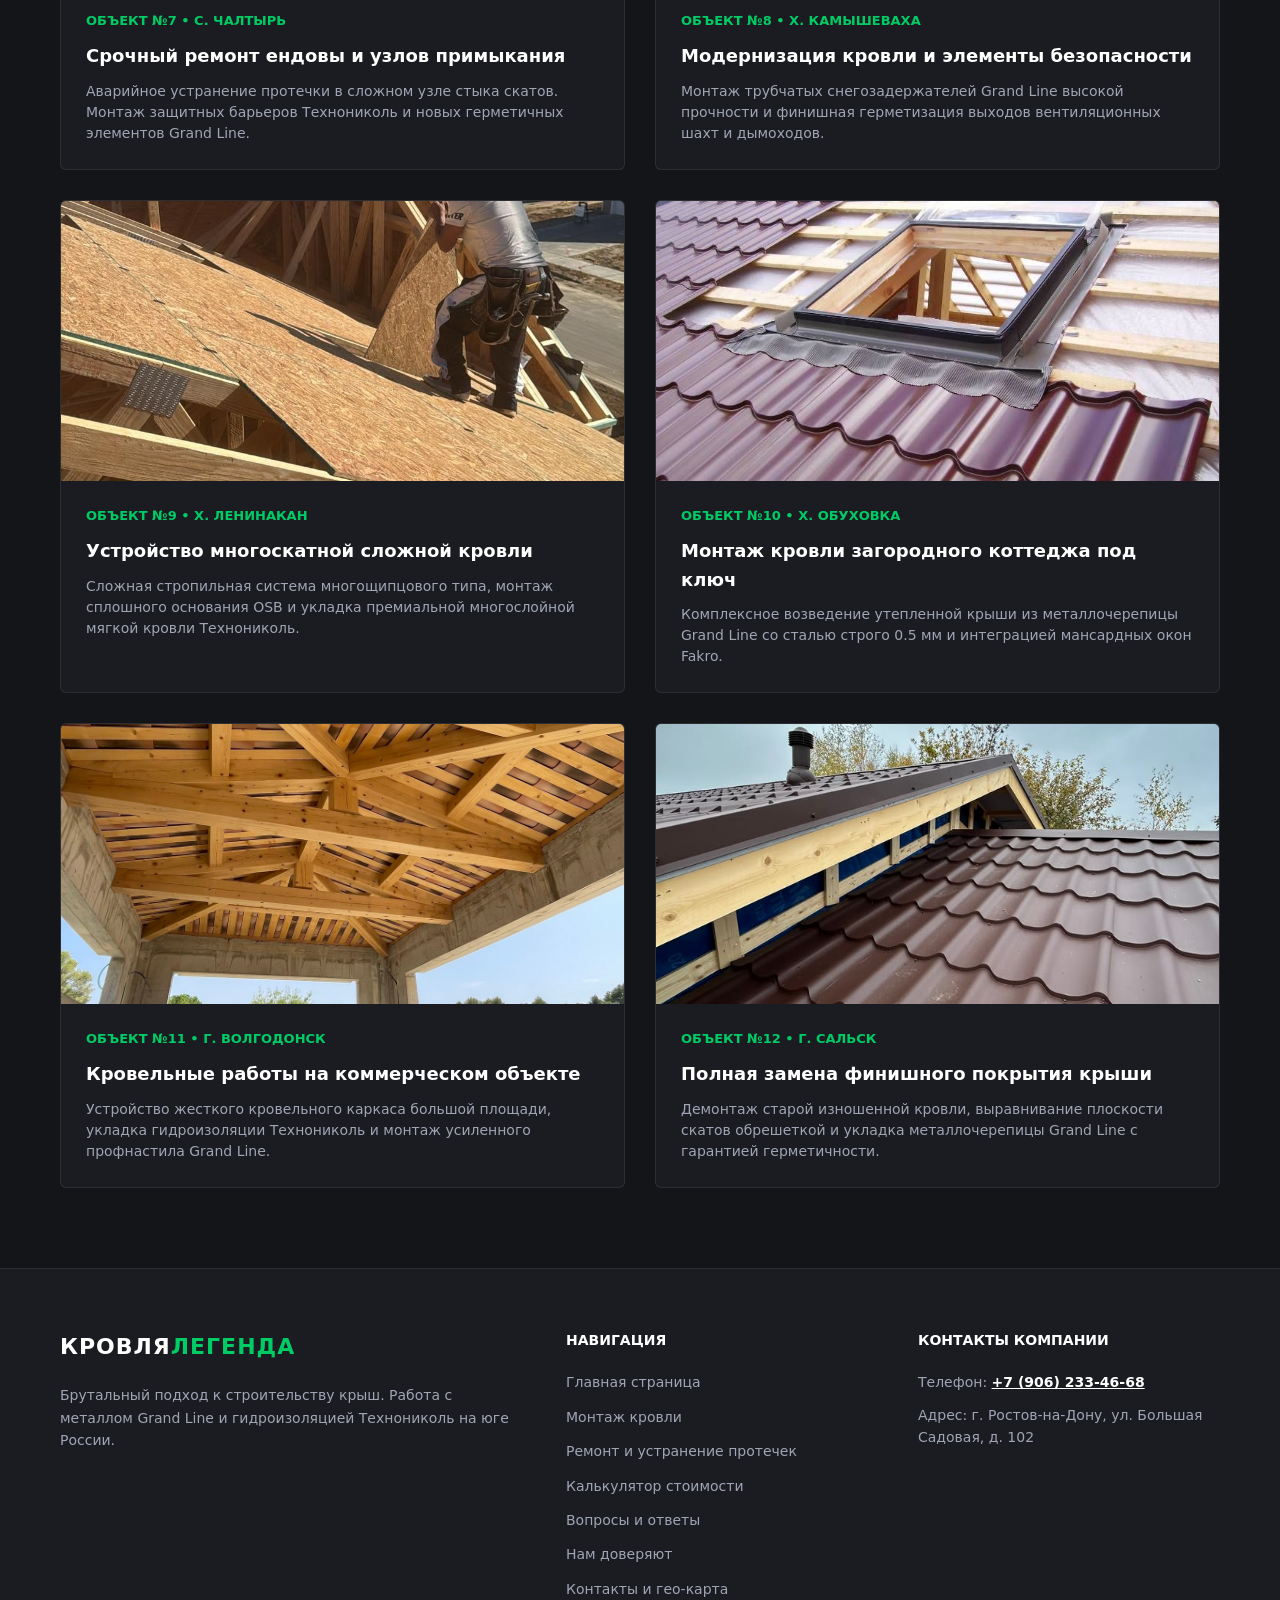
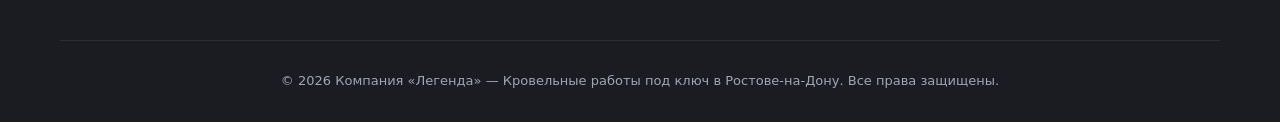
<file: nasha-garantiya.html>
<!DOCTYPE html>
<html lang="ru">
<head>
  <meta charset="UTF-8">
  <meta name="viewport" content="width=device-width, initial-scale=1.0">
  <title>Гарантии и портфолио компании Легенда | Кровельные работы в Ростове</title>
  <meta name="description" content="Официальные гарантии на монтаж кровли Grand Line и Технониколь в Ростове-на-Дону. Реальные отзывы клиентов, фото объектов по Ростовской области и виджеты доверия.">
  <meta name="geo.position" content="47.222078;39.720349"><meta name="geo.placename" content="Ростов-на-Дону, Россия"><meta name="geo.region" content="RU-ROS">
  <link rel="stylesheet" href="css/style.css">
  <style>
    .trust-header { background: linear-gradient(180deg, var(--bg-card) 0%, var(--bg-main) 100%); padding: 60px 0; border-bottom: 1px solid var(--border-color); }
    .widget-grid { display: grid; grid-template-columns: repeat(3, 1fr); gap: 20px; margin: 40px 0; }
    .widget-trust-box { background-color: var(--bg-card); border: 1px solid var(--border-color); border-radius: 6px; min-height: 200px; padding: 20px; display: flex; flex-direction: column; align-items: center; justify-content: center; text-align: center; }
    .widget-trust-box h3 { font-size: 13px; text-transform: uppercase; color: var(--accent-green); letter-spacing: 1px; margin-bottom: 10px; }
    .portal-link { display: inline-block; margin-top: 12px; padding: 10px 18px; background-color: var(--accent-green); color: var(--bg-main); text-decoration: none; font-weight: 700; font-size: 13px; border-radius: 4px; text-transform: uppercase; }
    .objects-grid { display: grid; grid-template-columns: repeat(2, 1fr); gap: 30px; margin-top: 50px; }
    .object-card { background-color: var(--bg-card); border: 1px solid var(--border-color); border-radius: 6px; overflow: hidden; }
    .object-img-wrapper { width: 100%; height: 280px; background-color: #111; overflow: hidden; }
    .object-img-wrapper img { width: 100%; height: 100%; object-fit: cover; }
    .object-content { padding: 25px; }
    .object-meta { font-size: 13px; color: var(--accent-green); font-weight: 700; text-transform: uppercase; margin-bottom: 10px; }
    .object-title { font-size: 18px; font-weight: 800; margin-bottom: 10px; color: #fff; }
    .object-text { color: var(--text-muted); font-size: 14px; line-height: 1.5; }
    .object-review { border-top: 1px solid var(--border-color); padding-top: 15px; margin-top: 15px; font-style: italic; font-size: 13px; color: #fff; position: relative; }
    .object-review::before { content: "“"; font-size: 40px; color: var(--accent-green); position: absolute; top: -10px; left: -5px; opacity: 0.2; }
    .review-author { display: block; font-style: normal; font-weight: 700; font-size: 12px; color: var(--text-muted); margin-top: 5px; }
    @media (max-width: 992px) { .widget-grid, .objects-grid { grid-template-columns: 1fr; } }
  </style>
  <script type="application/ld+json">{"@context": "https://schema.org","@type": "HomeAndConstructionBusiness","name": "Кровля Легенда","image": "img/og-image.jpg","telephone": "+79062334668","url": "https://монтаж-крыши.ру/nasha-garantiya.html","address": {"@type": "PostalAddress","streetAddress": "ул. Большая Садовая, д. 102","addressLocality": "Ростов-на-Дону","postalCode": "344002","addressCountry": "RU"},"geo": {"@type": "GeoCoordinates","latitude": "47.222078","longitude": "39.720349"}}</script>
  <link rel="canonical" href="https://montazh-krysha.ru/nasha-garantiya.html" />
</head>
<body>
  <header class="header"><div class="container header-container"><a href="index.html" class="logo">Кровля<span>Легенда</span></a><nav class="nav"><ul class="nav-list"><li><a href="index.html" class="nav-link">Главная</a></li><li><a href="montazh-krovli.html" class="nav-link">Монтаж кровли</a></li><li><a href="remont-krovli.html" class="nav-link">Ремонт крыши</a></li><li><a href="calculator.html" class="nav-link">Калькулятор</a></li><li><a href="faq.html" class="nav-link">Вопросы и ответы</a></li><li><a href="nasha-garantiya.html" class="nav-link active">Нам доверяют</a></li><li><a href="contacts.html" class="nav-link">Контакты</a></li></ul></nav></div></header>
  <main>
    <section class="trust-header"><div class="container"><h1 class="hero-title" style="margin-bottom: 15px;">Официальные гарантии и независимый рейтинг</h1><p class="hero-subtitle" style="margin-bottom: 0; max-width: 800px;">Наша экспертность подтверждена жестким контролем СНиП, прямым дилерством заводов Grand Line и Технониколь, а также независимыми оценками на крупнейших платформах страны.</p></div></section>
    
    <section class="section">
  <div class="container">
    <h2 class="section-title" style="text-align: left; margin-bottom: 10px;">Независимые виджеты контроля качества</h2>
    <p style="color: var(--text-muted); font-size: 14px; margin-bottom: 30px;">Живые звезды, оценки и официальные данные о нашей аккредитации.</p>
    
    <div class="widget-grid">
      
      <!-- Окно №1: Яндекс -->
      <div class="widget-trust-box">
        <div class="object-img-wrapper" style="width: 100%; height: 100%;">
          <img src="img/yandex-stub.png" alt="Яндекс Отзывы" style="width: 100%; height: 100%; object-fit: cover; pointer-events: none;">
        </div>
      </div>

      <!-- Окно №2: Озон -->
      <div class="widget-trust-box">
        <div class="object-img-wrapper" style="width: 100%; height: 100%;">
          <img src="img/ozon-stub.png" alt="Озон Отзывы" style="width: 100%; height: 100%; object-fit: cover; pointer-events: none;">
        </div>
      </div>

      <!-- Окно №3: Строительный портал (Открывается в новом окне) -->
      <div class="widget-trust-box" style="border: 1px solid var(--accent-green);">
        <h3>Строительный портал Ростова</h3>
        <p style="color: var(--text-muted); font-size: 13px; margin-bottom: 10px;">Компания «Легенда» входит в официальный реестр доверенных строителей города.</p>
        <a href="ССЫЛКА_НА_РЕЕСТР_ИЛИ_ГИТХАБ" class="portal-link" target="_blank" rel="noopener">Проверить в реестре</a>
      </div>

    </div>
  </div>
</section>

    <section class="section" style="background-color: rgba(255,255,255,0.01); border-bottom: none;"><div class="container"><h2 class="section-title" style="text-align: left; margin-bottom: 10px;">География объектов и примеры работ</h2><p style="color: var(--text-muted); font-size: 14px;">Реальные объекты, смонтированные нашими инженерными бригадами по всей Ростовской области. Автоматическая подгонка фото без потери качества.</p><div class="objects-grid">
          
          <article class="object-card"><div class="object-img-wrapper"><img src="img/obj-1.webp" alt="Монтаж Grand Line" rel="nofollow" loading="lazy"></div><div class="object-content"><div class="object-meta">Объект №1 • г. Батайск</div><h3 class="object-title">Капитальное устройство вальмовой крыши</h3><p class="object-text">Сборка стропильной системы с нуля, укладка супердиффузионной мембраны и покрытие металлочерепицей Grand Line Satin 0.5 мм.</p><div class="object-review">«Ребята сработали как часы. Смета не выросла ни на рубль, привезли оригинальный толстый металл Гранд Лайн. Огромное спасибо бригадиру Игорю за компьютерную 3D-раскладку!»<span class="review-author">Сергей К., ул. Коммунаров</span></div></div></article>
          <article class="object-card"><div class="object-img-wrapper"><img src="img/obj-2.webp" alt="Гибкая кровля Технониколь" rel="nofollow" loading="lazy"></div><div class="object-content"><div class="object-meta">Объект №2 • г. Аксай</div><h3 class="object-title">Укладка мягкой черепицы на сложную кровлю</h3><p class="object-text">Монтаж сплошного основания OSB, интеграция подкладочных ковров и финишная укладка многослойной гибкой кровли Технониколь SHINGLAS.</p><div class="object-review">«Крыша сложная, много скатов, переживал за обрезки. Бригада сделала всё идеально, шума от дождя теперь вообще не слышно. Настоящие профи своего дела.»<span class="review-author">Виталий Петрович, ДНТ Мичуринец</span></div></div></article>
          <article class="object-card"><div class="object-img-wrapper"><img src="img/obj-3.webp" alt="Ремонт крыши" rel="nofollow" loading="lazy"></div><div class="object-content"><div class="object-meta">Объект №3 • г. Шахты</div><h3 class="object-title">Реконструкция и замена аварийного покрытия</h3><p class="object-text">Полный демонтаж аварийной кровли, усиление деревянных стропил, антисептирование древесины под шаг обрешетки и укладка профнастила Grand Line.</p></div></article>
          <article class="object-card"><div class="object-img-wrapper"><img src="img/obj-4.webp" alt="Кликфальц Grand Line" rel="nofollow" loading="lazy"></div><div class="object-content"><div class="object-meta">Объект №4 • г. Новочеркасск</div><h3 class="object-title">Устройство современной фальцевой кровли</h3><p class="object-text">Монтаж кликфальца Grand Line в брутальном графитовом цвете. Полная герметичность скрытых замков кровельного пирога, исключающая протечки.</p></div></article>
          <article class="object-card"><div class="object-img-wrapper"><img src="img/obj-5.webp" alt="Утепление Технониколь" rel="nofollow" loading="lazy"></div><div class="object-content"><div class="object-meta">Объект №5 • г. Таганрог</div><h3 class="object-title">Капитальное утепление мансардного этажа</h3><p class="object-text">Монтаж теплоизоляционных плит Технониколь толщиной 150 мм, устройство надежного пароизоляционного контура и вентилируемого зазора конька.</p></div></article>
          <article class="object-card"><div class="object-img-wrapper"><img src="img/obj-6.webp" alt="Металлочерепица Grand Line" rel="nofollow" loading="lazy"></div><div class="object-content"><div class="object-meta">Объект №6 • г. Азов</div><h3 class="object-title">Монтаж двухскатной кровли частного дома</h3><p class="object-text">Устройство стандартной двухскатной системы под металлочерепицу Grand Line Classic с установкой оригинальной водосточной системы и подшивом софитов.</p></div></article>
          <article class="object-card"><div class="object-img-wrapper"><img src="img/obj-7.webp" alt="Ремонт протечек крыши" rel="nofollow" loading="lazy"></div><div class="object-content"><div class="object-meta">Объект №7 • с. Чалтырь</div><h3 class="object-title">Срочный ремонт ендовы и узлов примыкания</h3><p class="object-text">Аварийное устранение протечки в сложном узле стыка скатов. Монтаж защитных барьеров Технониколь и новых герметичных элементов Grand Line.</p></div></article>
          <article class="object-card"><div class="object-img-wrapper"><img src="img/obj-8.webp" alt="Монтаж снегозадержателей" rel="nofollow" loading="lazy"></div><div class="object-content"><div class="object-meta">Объект №8 • х. Камышеваха</div><h3 class="object-title">Модернизация кровли и элементы безопасности</h3><p class="object-text">Монтаж трубчатых снегозадержателей Grand Line высокой прочности и финишная герметизация выходов вентиляционных шахт и дымоходов.</p></div></article>
          <article class="object-card"><div class="object-img-wrapper"><img src="img/obj-9.webp" alt="Мягкая кровля" rel="nofollow" loading="lazy"></div><div class="object-content"><div class="object-meta">Объект №9 • х. Ленинакан</div><h3 class="object-title">Устройство многоскатной сложной кровли</h3><p class="object-text">Сложная стропильная система многощипцового типа, монтаж сплошного основания OSB и укладка премиальной многослойной мягкой кровли Технониколь.</p></div></article>
          <article class="object-card"><div class="object-img-wrapper"><img src="img/obj-10.webp" alt="Кровельные работы" rel="nofollow" loading="lazy"></div><div class="object-content"><div class="object-meta">Объект №10 • х. Обуховка</div><h3 class="object-title">Монтаж кровли загородного коттеджа под ключ</h3><p class="object-text">Комплексное возведение утепленной крыши из металлочерепицы Grand Line со сталью строго 0.5 мм и интеграцией мансардных окон Fakro.</p></div></article>
          <article class="object-card"><div class="object-img-wrapper"><img src="img/obj-11.webp" alt="Профнастил Grand Line" rel="nofollow" loading="lazy"></div><div class="object-content"><div class="object-meta">Объект №11 • г. Волгодонск</div><h3 class="object-title">Кровельные работы на коммерческом объекте</h3><p class="object-text">Устройство жесткого кровельного каркаса большой площади, укладка гидроизоляции Технониколь и монтаж усиленного профнастила Grand Line.</p></div></article>
          <article class="object-card"><div class="object-img-wrapper"><img src="img/obj-12.webp" alt="Замена кровли" rel="nofollow" loading="lazy"></div><div class="object-content"><div class="object-meta">Объект №12 • г. Сальск</div><h3 class="object-title">Полная замена финишного покрытия крыши</h3><p class="object-text">Демонтаж старой изношенной кровли, выравнивание плоскости скатов обрешеткой и укладка металлочерепицы Grand Line с гарантией герметичности.</p></div></article>
    </div></div></section>
  </main>
  <footer class="footer"><div class="container"><div class="footer-grid"><div><div class="logo" style="margin-bottom: 20px;">Кровля<span>Легенда</span></div><p style="color: var(--text-muted); font-size: 14px;">Брутальный подход к строительству крыш. Работа с металлом Grand Line и гидроизоляцией Технониколь на юге России.</p></div><div><h4 class="footer-title">Навигация</h4><nav class="footer-nav"><a href="index.html" class="footer-link">Главная страница</a><a href="montazh-krovli.html" class="footer-link">Монтаж кровли</a><a href="remont-krovli.html" class="footer-link">Ремонт и устранение протечек</a><a href="calculator.html" class="footer-link">Калькулятор стоимости</a><a href="faq.html" class="footer-link">Вопросы и ответы</a><a href="nasha-garantiya.html" class="footer-link">Нам доверяют</a><a href="contacts.html" class="footer-link">Контакты и гео-карта</a></nav></div><div><h4 class="footer-title">Контакты компании</h4><address style="font-style: normal; color: var(--text-muted); font-size: 14px; display: flex; flex-direction: column; gap: 10px;"><p>Телефон: <a href="tel:+79062334668" style="color: var(--text-primary); font-weight: 700;">+7 (906) 233-46-68</a></p><p>Адрес: г. Ростов-на-Дону, ул. Большая Садовая, д. 102</p></address></div></div><div class="footer-bottom"><p>&copy; 2026 Компания «Легенда» — Кровельные работы под ключ в Ростове-на-Дону. Все права защищены.</p></div></div></footer>
</body>
</html>
</file>
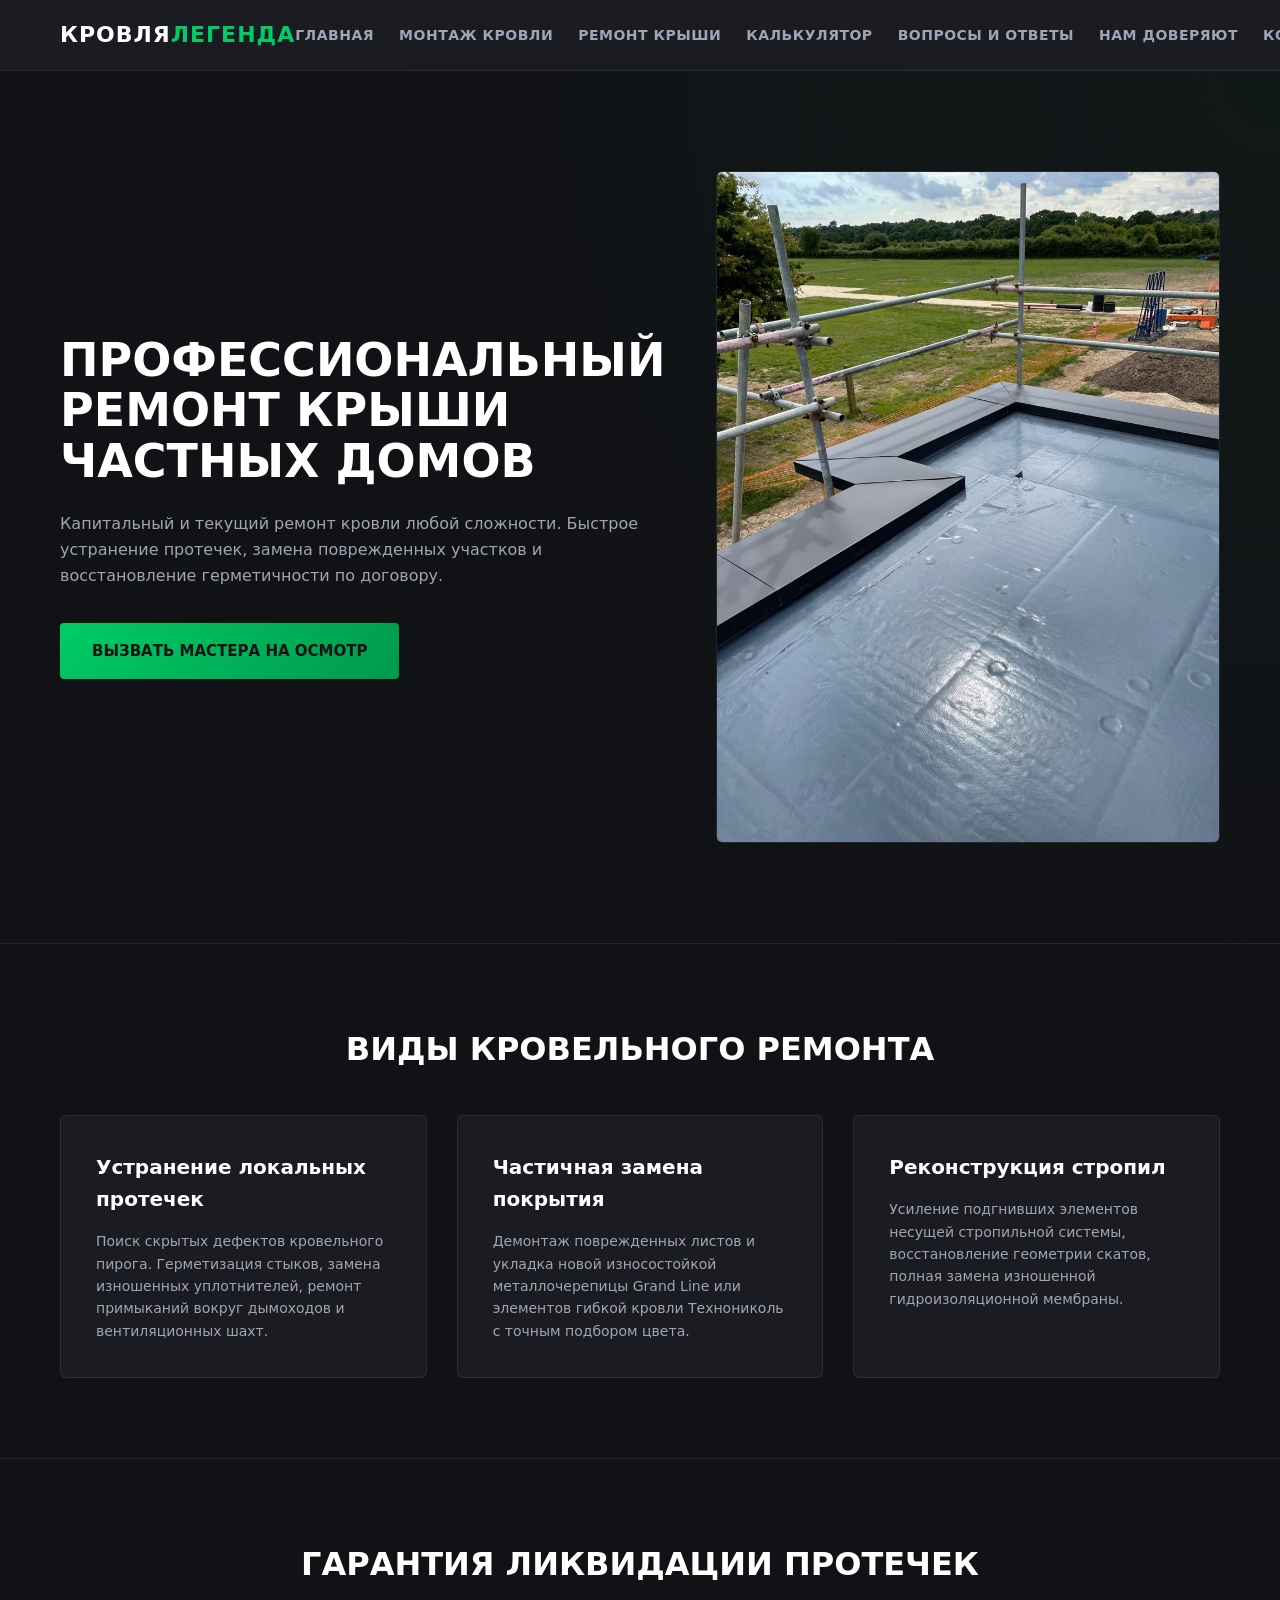
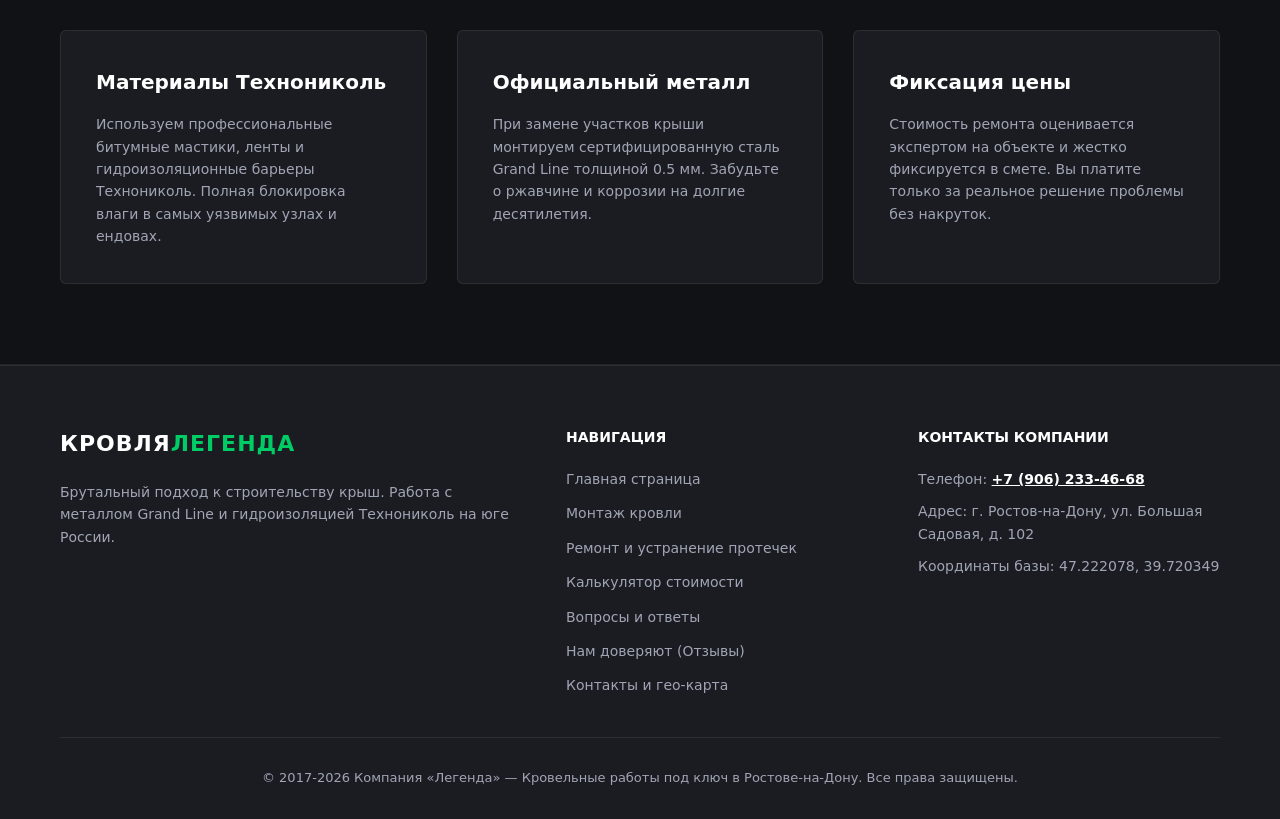
<file: remont-krovli.html>
<!DOCTYPE html>
<html lang="ru">
<head>
  <meta charset="UTF-8">
  <meta name="viewport" content="width=device-width, initial-scale=1.0">
  <title>Ремонт кровли в Ростове-на-Дону | Устранение протечек крыши</title>
  <meta name="description" content="Профессиональный ремонт крыши частных домов в Ростове-на-Дону. Срочное устранение протечек, замена кровельного пирога материалами Технониколь и Grand Line.">
  
  <!-- Локальное GEO-SEO -->
  <meta name="geo.position" content="47.222078;39.720349">
  <meta name="geo.placename" content="Ростов-на-Дону, Россия">
  <meta name="geo.region" content="RU-ROS">

  <!-- Стили -->
  <link rel="stylesheet" href="css/style.css">

  <!-- Микроразметка Schema.org для ИИ и роботов -->
  <script type="application/ld+json">
  {
    "@context": "https://schema.org",
    "@type": "HomeAndConstructionBusiness",
    "name": "Кровля Легенда",
    "image": "img/og-image.jpg",
    "telephone": "+79062334668",
    "url": "https://монтаж-крыши.ру/remont-krovli.html",
    "address": {
      "@type": "PostalAddress",
      "streetAddress": "ул. Большая Садовая, д. 102",
      "addressLocality": "Ростов-на-Дону",
      "postalCode": "344002",
      "addressCountry": "RU"
    },
    "geo": {
      "@type": "GeoCoordinates",
      "latitude": "47.222078",
      "longitude": "39.720349"
    }
  }
  </script>

  <!-- Яндекс.Вебмастер -->
  <meta name="yandex-verification" content="СЮДА_КОД_ИЗ_ВЕБМАСТЕРА" />
</head>
<body>

  <header class="header">
    <div class="container header-container">
      <a href="index.html" class="logo">Кровля<span>Легенда</span></a>
      <nav class="nav">
        <ul class="nav-list">
  <li><a href="index.html" class="nav-link">Главная</a></li>
  <li><a href="montazh-krovli.html" class="nav-link">Монтаж кровли</a></li>
  <li><a href="remont-krovli.html" class="nav-link">Ремонт крыши</a></li>
  <li><a href="calculator.html" class="nav-link">Калькулятор</a></li>
  <li><a href="faq.html" class="nav-link">Вопросы и ответы</a></li>
  <li><a href="nasha-garantiya.html" class="nav-link">Нам доверяют</a></li>
  <li><a href="contacts.html" class="nav-link">Контакты</a></li>
</ul>

      </nav>
    </div>
  </header>

  <main>
    <section class="hero">
      <div class="container hero-grid">
        <article class="hero-content">
          <h1 class="hero-title">Профессиональный ремонт крыши частных домов</h1>
          <p class="hero-subtitle">Капитальный и текущий ремонт кровли любой сложности. Быстрое устранение протечек, замена поврежденных участков и восстановление герметичности по договору.</p>
          <a href="contacts.html" class="btn-cta">Вызвать мастера на осмотр</a>
        </article>
        <div class="hero-image">
          <img src="img/remont-roof.webp" alt="Ремонт и герметизация металлочерепицы в Ростове-на-Дону" rel="nofollow">
        </div>
      </div>
    </section>

    <section class="section">
      <div class="container">
        <h2 class="section-title">Виды кровельного ремонта</h2>
        <div class="grid-3">
          <article class="card">
            <h3>Устранение локальных протечек</h3>
            <p>Поиск скрытых дефектов кровельного пирога. Герметизация стыков, замена изношенных уплотнителей, ремонт примыканий вокруг дымоходов и вентиляционных шахт.</p>
          </article>
          <article class="card">
            <h3>Частичная замена покрытия</h3>
            <p>Демонтаж поврежденных листов и укладка новой износостойкой металлочерепицы Grand Line или элементов гибкой кровли Технониколь с точным подбором цвета.</p>
          </article>
          <article class="card">
            <h3>Реконструкция стропил</h3>
            <p>Усиление подгнивших элементов несущей стропильной системы, восстановление геометрии скатов, полная замена изношенной гидроизоляционной мембраны.</p>
          </article>
        </div>
      </div>
    </section>

    <section class="section">
      <div class="container">
        <h2 class="section-title">Гарантия ликвидации протечек</h2>
        <div class="grid-3">
          <article class="card">
            <h3>Материалы Технониколь</h3>
            <p>Используем профессиональные битумные мастики, ленты и гидроизоляционные барьеры Технониколь. Полная блокировка влаги в самых уязвимых узлах и ендовах.</p>
          </article>
          <article class="card">
            <h3>Официальный металл</h3>
            <p>При замене участков крыши монтируем сертифицированную сталь Grand Line толщиной 0.5 мм. Забудьте о ржавчине и коррозии на долгие десятилетия.</p>
          </article>
          <article class="card">
            <h3>Фиксация цены</h3>
            <p>Стоимость ремонта оценивается экспертом на объекте и жестко фиксируется в смете. Вы платите только за реальное решение проблемы без накруток.</p>
          </article>
        </div>
      </div>
    </section>
  </main>

  <footer class="footer">
    <div class="container">
      <div class="footer-grid">
        <div>
          <div class="logo" style="margin-bottom: 20px;">Кровля<span>Легенда</span></div>
          <p style="color: var(--text-muted); font-size: 14px;">Брутальный подход к строительству крыш. Работа с металлом Grand Line и гидроизоляцией Технониколь на юге России.</p>
        </div>
        <div>
          <h4 class="footer-title">Навигация</h4>
          <nav class="footer-nav">
  <a href="index.html" class="footer-link">Главная страница</a>
  <a href="montazh-krovli.html" class="footer-link">Монтаж кровли</a>
  <a href="remont-krovli.html" class="footer-link">Ремонт и устранение протечек</a>
  <a href="calculator.html" class="footer-link">Калькулятор стоимости</a>
  <a href="faq.html" class="footer-link">Вопросы и ответы</a>
  <a href="nasha-garantiya.html" class="footer-link">Нам доверяют (Отзывы)</a>
  <a href="contacts.html" class="footer-link">Контакты и гео-карта</a>
</nav>

        </div>
        <div>
          <h4 class="footer-title">Контакты компании</h4>
          <address style="font-style: normal; color: var(--text-muted); font-size: 14px; display: flex; flex-direction: column; gap: 10px;">
            <p>Телефон: <a href="tel:+79062334668" style="color: var(--text-primary); font-weight: 700;">+7 (906) 233-46-68
</a></p>
            <p>Адрес: г. Ростов-на-Дону, ул. Большая Садовая, д. 102</p>
            <p>Координаты базы: 47.222078, 39.720349</p>
          </address>
        </div>
      </div>
      <div class="footer-bottom">
        <p>&copy; 2017-2026 Компания «Легенда» — Кровельные работы под ключ в Ростове-на-Дону. Все права защищены.</p>
      </div>
    </div>
  </footer>

 
<!-- Yandex.Metrika counter -->
<script type="text/javascript">
    (function(m,e,t,r,i,k,a){
        m[i]=m[i]||function(){(m[i].a=m[i].a||[]).push(arguments)};
        m[i].l=1*new Date();
        for (var j = 0; j < document.scripts.length; j++) {if (document.scripts[j].src === r) { return; }}
        k=e.createElement(t),a=e.getElementsByTagName(t)[0],k.async=1,k.src=r,a.parentNode.insertBefore(k,a)
    })(window, document,'script','https://mc.yandex.ru/metrika/tag.js?id=111194740', 'ym');

    ym(111194740, 'init', {ssr:true, webvisor:true, clickmap:true, ecommerce:"dataLayer", referrer: document.referrer, url: location.href, accurateTrackBounce:true, trackLinks:true});
</script>
<noscript><div><img src="https://mc.yandex.ru/watch/111194740" style="position:absolute; left:-9999px;" alt="" /></div></noscript>
<!-- /Yandex.Metrika counter -->
</body>
</html>
</file>
<file: css/style.css>
/* ==========================================================================
   ИСПРАВЛЕННЫЙ ФАЙЛ СТИЛЕЙ С ЖЕСТКИМ ДВУХСТРОЧНЫМ МЕНЮ НА СМАРТФОНАХ
   ========================================================================== */

:root {
  --bg-main: #111215;
  --bg-card: #1b1c21;
  --bg-input: #23242a;
  --text-primary: #ffffff;
  --text-muted: #a0a5b5;
  --border-color: rgba(255, 255, 255, 0.08);
  --accent-green: #00cc66;
  --max-width: 1200px;
  --font-family: system-ui, -apple-system, BlinkMacSystemFont, 'Segoe UI', Roboto, Oxygen, Ubuntu, Cantarell, sans-serif;
}

* { margin: 0; padding: 0; box-sizing: border-box; }
body { background-color: var(--bg-main); color: var(--text-primary); font-family: var(--font-family); line-height: 1.6; -webkit-font-smoothing: antialiased; }
.container { max-width: var(--max-width); margin: 0 auto; padding: 0 20px; width: 100%; }

/* Шапка сайта — ПЛАВНО УХОДИТ ВВЕРХ ПРИ СКРОЛЛЕ */
.header { background-color: var(--bg-card); border-bottom: 1px solid var(--border-color); position: relative; z-index: 100; }
.header-container { display: flex; align-items: center; justify-content: space-between; height: 70px; }
.logo { font-size: 22px; font-weight: 900; text-transform: uppercase; letter-spacing: 1px; color: #fff; text-decoration: none; white-space: nowrap; }
.logo span { color: var(--accent-green); }

.nav-list { display: flex; list-style: none; gap: 25px; }
.nav-link { color: var(--text-muted); text-decoration: none; font-size: 14px; font-weight: 700; text-transform: uppercase; letter-spacing: 0.5px; transition: color 0.2s ease; white-space: nowrap; }
.nav-link:hover, .nav-link.active { color: var(--accent-green); }

/* ЖЕСТКИЙ ДВУХСТРОЧНЫЙ ШАБЛОН ДЛЯ ВСЕХ МОБИЛЬНЫХ ЭКРАНОВ */
@media (max-width: 1024px) {
  .header-container {
    flex-direction: column;
    height: auto;
    padding: 15px 5px;
    gap: 15px;
  }
  .nav {
    width: 100%;
  }
  /* Принудительно разрешаем перенос строк и убираем горизонтальный скролл */
  .nav-list {
    display: flex !important;
    flex-wrap: wrap !important; 
    justify-content: center !important;
    align-items: center !important;
    gap: 8px 10px !important; 
    width: 100% !important;
  }
  .nav-link {
    font-size: 11px !important; 
    padding: 6px 10px !important;
    background-color: rgba(255, 255, 255, 0.03) !important;
    border: 1px solid var(--border-color) !important;
    border-radius: 4px !important;
    text-align: center !important;
  }
  .nav-link.active {
    background-color: rgba(0, 204, 102, 0.08) !important;
    border-color: var(--accent-green) !important;
  }
}

/* Кнопки прямого вызова (Позвонить) */
.btn-cta { background: linear-gradient(135deg, var(--accent-green) 0%, #00994c 100%); color: #111215; border: none; padding: 16px 32px; font-size: 15px; font-weight: 800; text-transform: uppercase; border-radius: 4px; cursor: pointer; text-decoration: none; display: inline-flex; align-items: center; justify-content: center; transition: transform 0.1s ease, filter 0.2s ease !important; }
.btn-cta:hover { filter: brightness(1.1) !important; }
.btn-cta:active { transform: scale(0.97) !important; }

/* Секции и карточки */
.section { padding: 80px 0; border-bottom: 1px solid var(--border-color); }
.section-title { font-size: 32px; font-weight: 900; text-transform: uppercase; margin-bottom: 40px; text-align: center; }
.grid-3 { display: grid; grid-template-columns: repeat(3, 1fr); gap: 30px; }
.card { background-color: var(--bg-card); border: 1px solid var(--border-color); padding: 35px; border-radius: 6px; }
.card h3 { font-size: 20px; font-weight: 800; margin-bottom: 15px; color: #fff; }
.card p { color: var(--text-muted); font-size: 14px; }

@media (max-width: 768px) { .section { padding: 50px 0; } .section-title { font-size: 24px; } .grid-3 { grid-template-columns: 1fr; } }

/* Hero блоки */
.hero { padding: 100px 0; border-bottom: 1px solid var(--border-color); background: radial-gradient(circle at top right, rgba(0, 204, 102, 0.03) 0%, transparent 60%); }
.hero-grid { display: grid; grid-template-columns: 1fr 1fr; gap: 50px; align-items: center; }
.hero-title { font-size: 46px; font-weight: 900; text-transform: uppercase; line-height: 1.1; margin-bottom: 25px; }
.hero-subtitle { color: var(--text-muted); font-size: 16px; margin-bottom: 35px; }
.hero-image { width: 100%; border-radius: 6px; overflow: hidden; border: 1px solid var(--border-color); }
.hero-image img { width: 100%; display: block; }

@media (max-width: 768px) { .hero-grid { grid-template-columns: 1fr; } .hero-title { font-size: 28px; } }

/* Подвал */
.footer { background-color: var(--bg-card); padding: 60px 0 30px 0; border-top: 1px solid var(--border-color); }
.footer-grid { display: grid; grid-template-columns: 1.51fr 1fr 1fr; gap: 50px; margin-bottom: 40px; }
.footer-title { font-size: 14px; font-weight: 800; text-transform: uppercase; margin-bottom: 20px; }
.footer-nav { display: flex; flex-direction: column; gap: 12px; }
.footer-link { color: var(--text-muted); text-decoration: none; font-size: 14px; }
.footer-link:hover { color: var(--accent-green); }
.footer-bottom { border-top: 1px solid var(--border-color); padding-top: 30px; text-align: center; font-size: 13px; color: var(--text-muted); }

@media (max-width: 768px) { .footer-grid { grid-template-columns: 1fr; } }

/* Дополнительные стили для FAQ и Гарантий */
.faq-container { max-width: 800px; margin: 0 auto; margin-top: 40px; }
.faq-item { background-color: var(--bg-card); border: 1px solid var(--border-color); border-radius: 6px; padding: 30px; margin-bottom: 20px; }
.faq-question { font-size: 18px; font-weight: 800; color: #fff; margin-bottom: 12px; }
.faq-answer { color: var(--text-muted); font-size: 14px; }

.widget-grid { display: grid; grid-template-columns: repeat(3, 1fr); gap: 20px; margin: 40px 0; }
.widget-trust-box { background-color: var(--bg-card); border: 1px solid var(--border-color); border-radius: 6px; min-height: 200px; padding: 20px; display: flex; flex-direction: column; align-items: center; justify-content: center; text-align: center; }
.widget-trust-box h3 { font-size: 13px; text-transform: uppercase; color: var(--accent-green); }
.portal-link { display: inline-block; margin-top: 12px; padding: 10px 18px; background-color: var(--accent-green); color: #111215; text-decoration: none; font-weight: 700; font-size: 13px; border-radius: 4px; }

.objects-grid { display: grid; grid-template-columns: repeat(2, 1fr); gap: 30px; margin-top: 50px; }
.object-card { background-color: var(--bg-card); border: 1px solid var(--border-color); border-radius: 6px; overflow: hidden; }
.object-img-wrapper { width: 100%; height: 280px; background-color: #111; overflow: hidden; }
.object-img-wrapper img { width: 100%; height: 100%; object-fit: cover; }
.object-content { padding: 25px; }
.object-meta { font-size: 13px; color: var(--accent-green); font-weight: 700; }
.object-title { font-size: 18px; font-weight: 800; color: #fff; }
.object-text { color: var(--text-muted); font-size: 14px; }
.object-review { border-top: 1px solid var(--border-color); padding-top: 15px; margin-top: 15px; font-style: italic; font-size: 13px; color: #fff; position: relative; }
.review-author { display: block; font-style: normal; font-weight: 700; font-size: 12px; color: var(--text-muted); }

@media (max-width: 992px) { .widget-grid, .objects-grid { grid-template-columns: 1fr; } }
.widget-container { width: 100%; height: 450px; background-color: var(--bg-card); border: 1px solid var(--border-color); border-radius: 6px; position: relative; overflow: hidden; }
</file>
